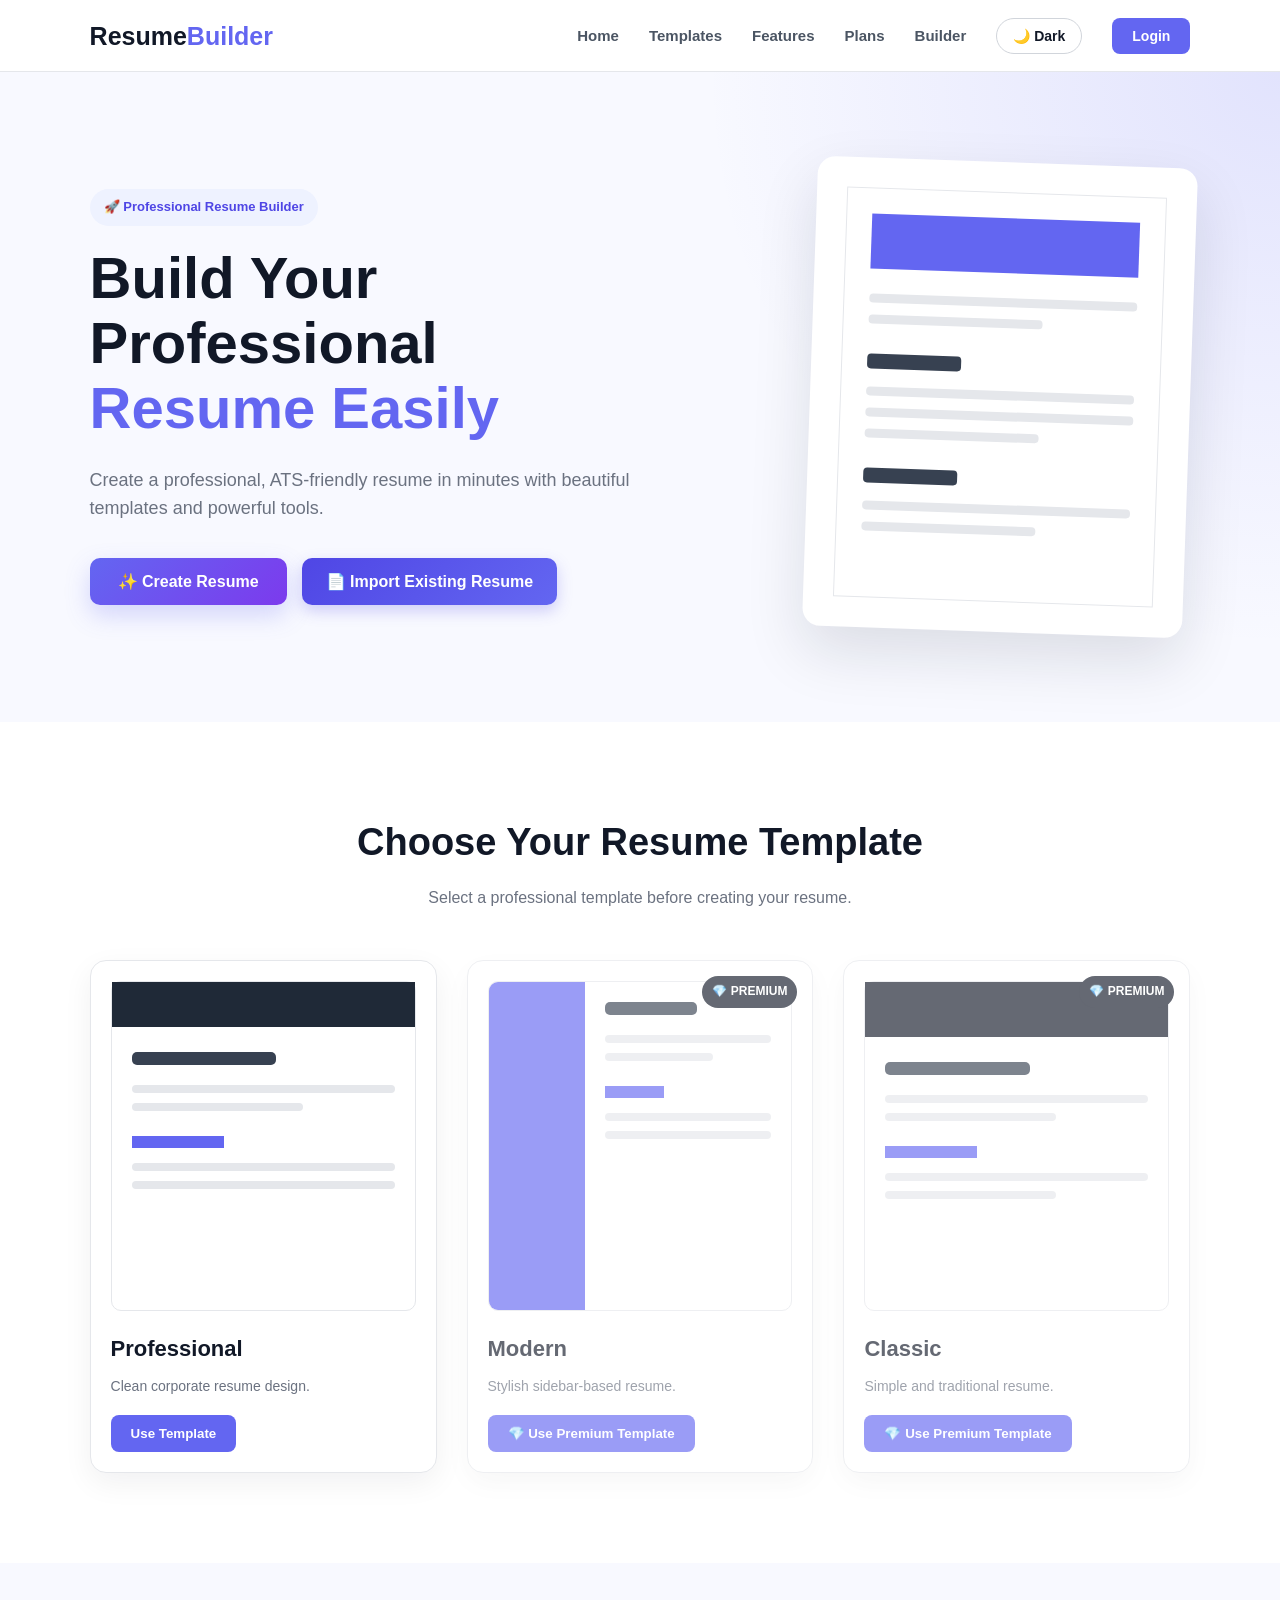
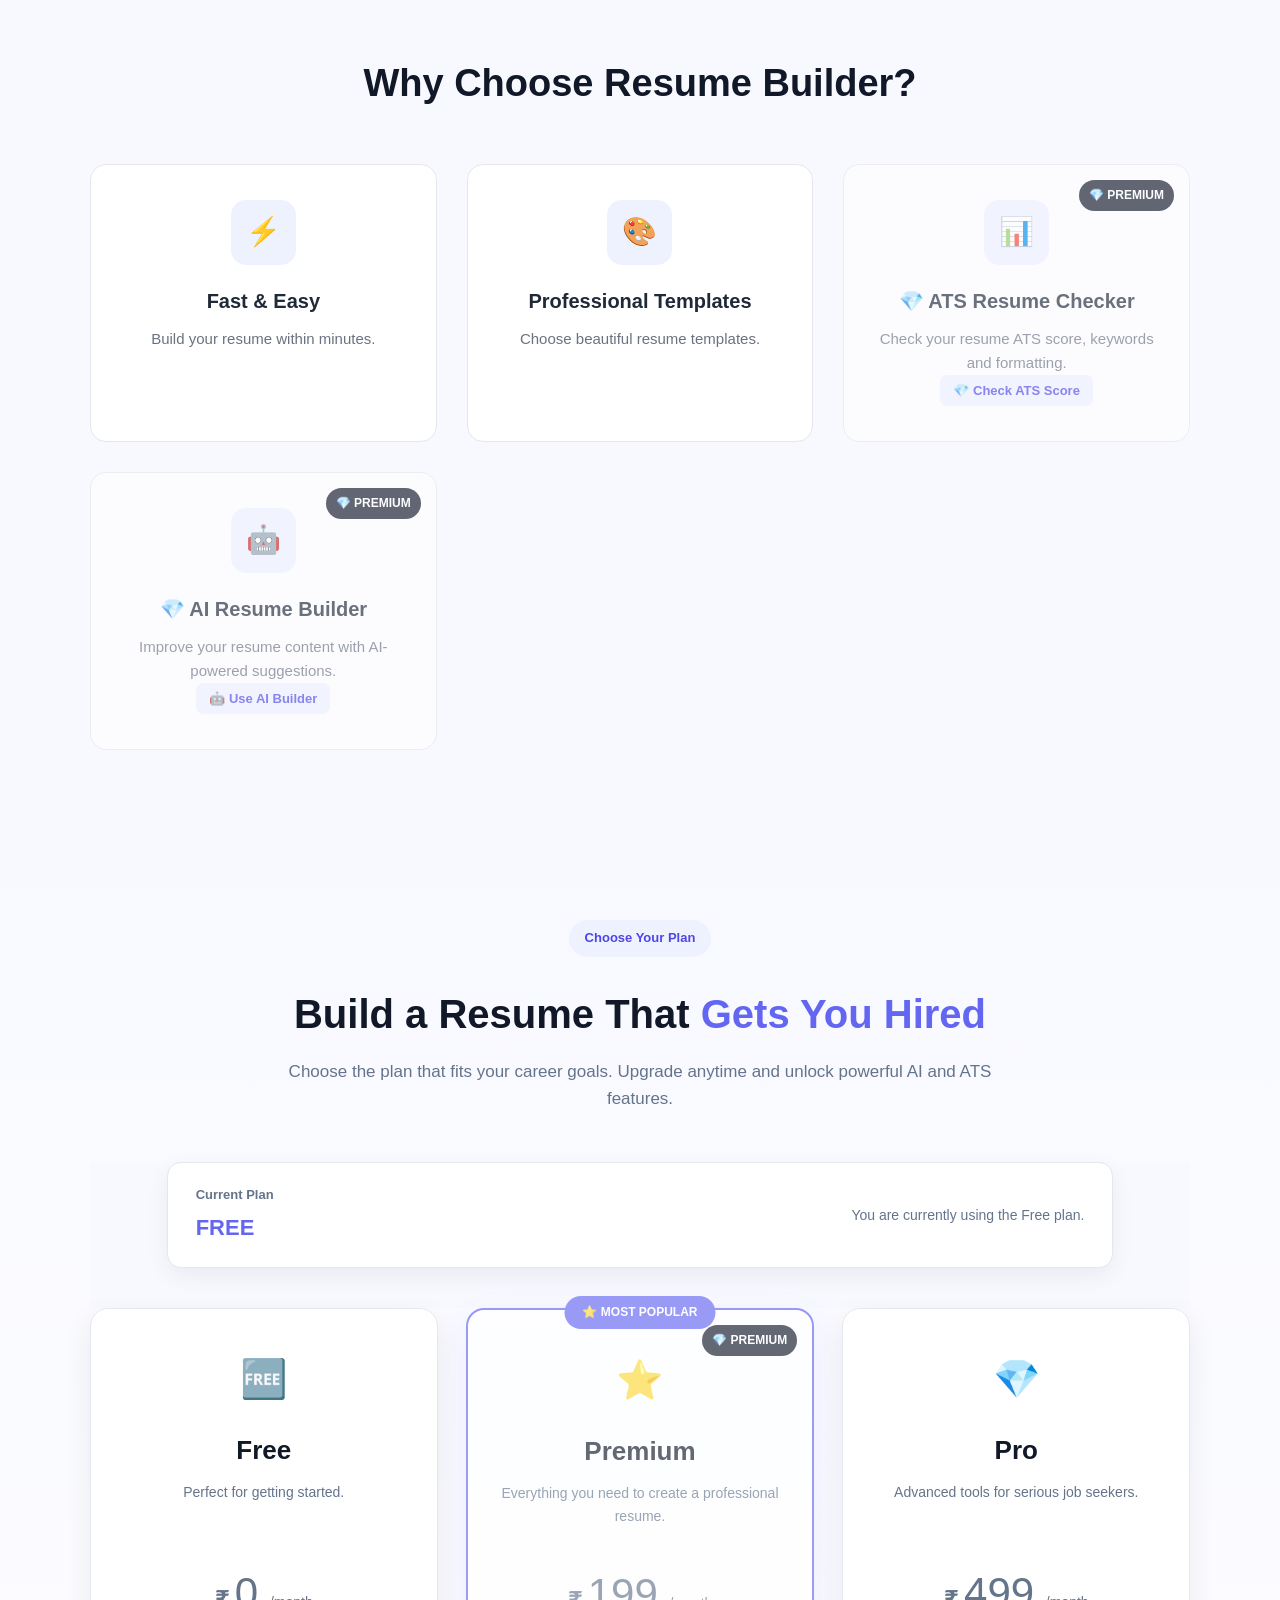
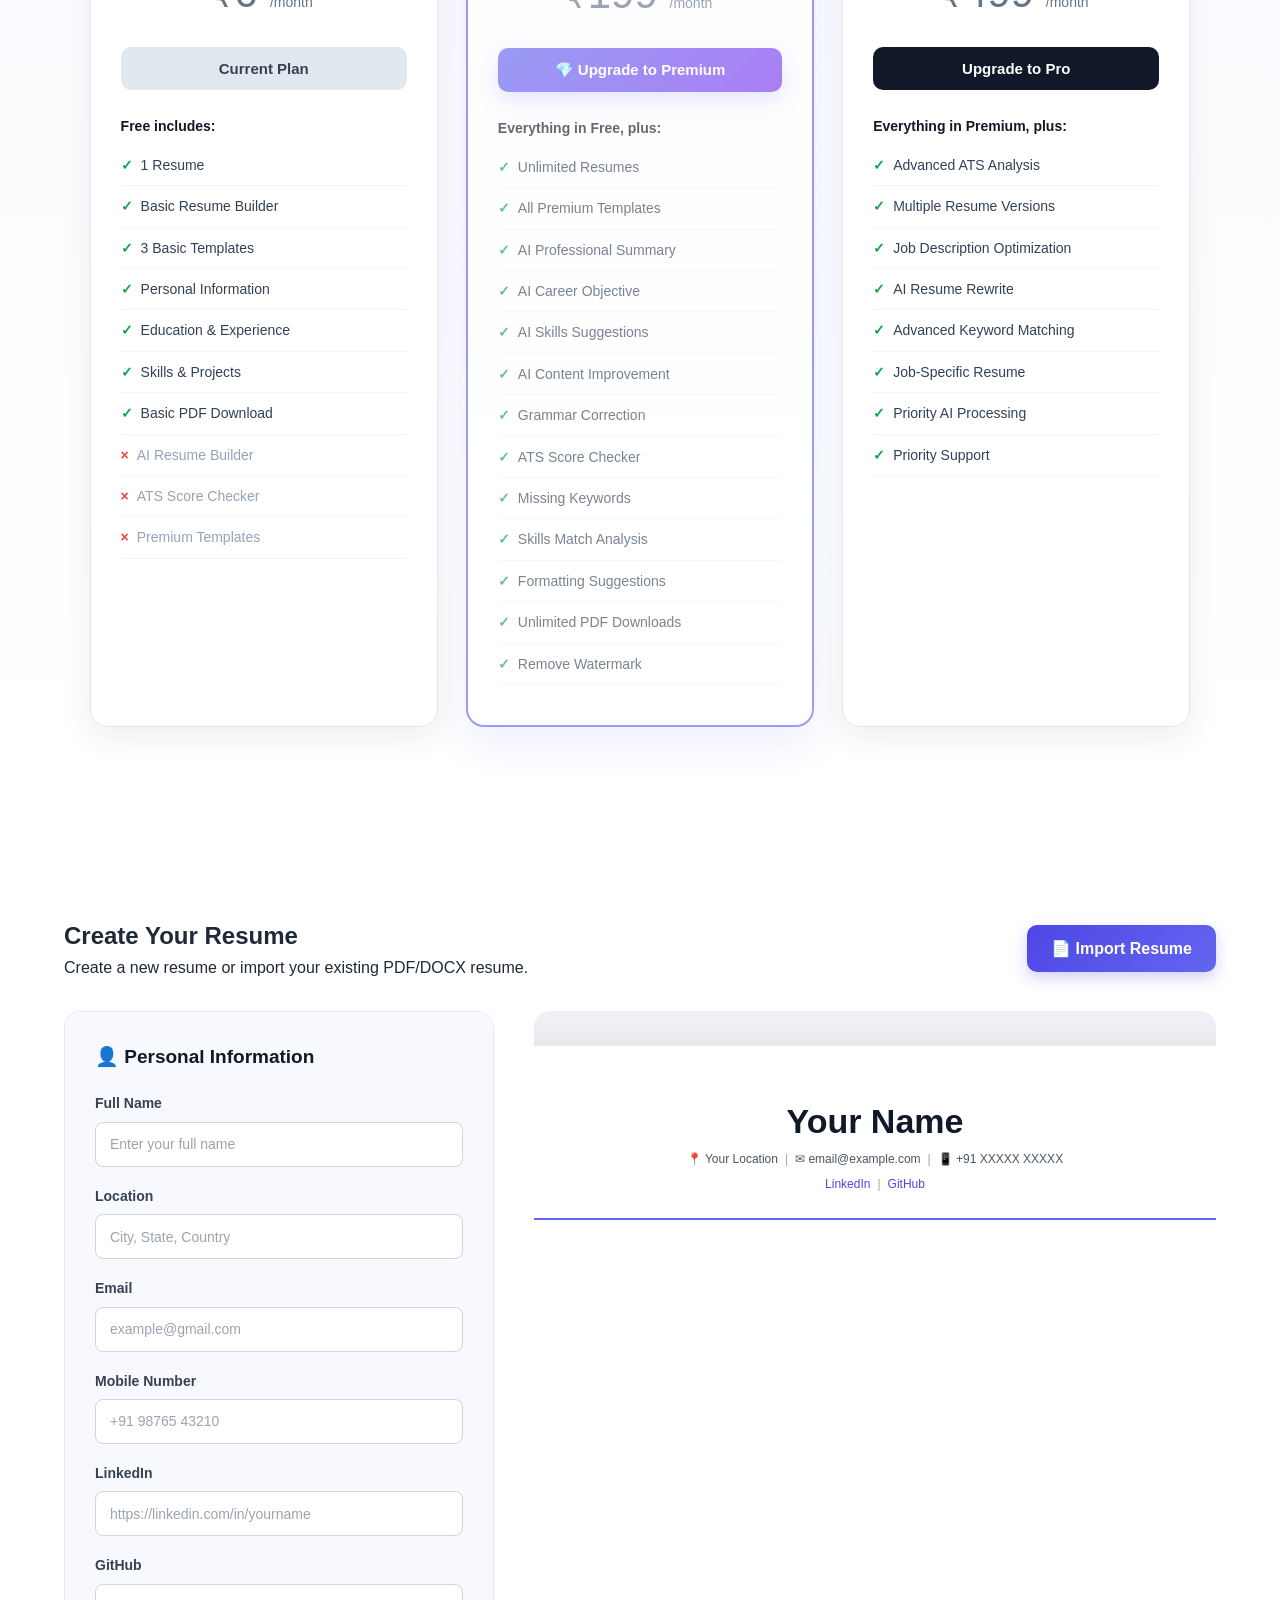
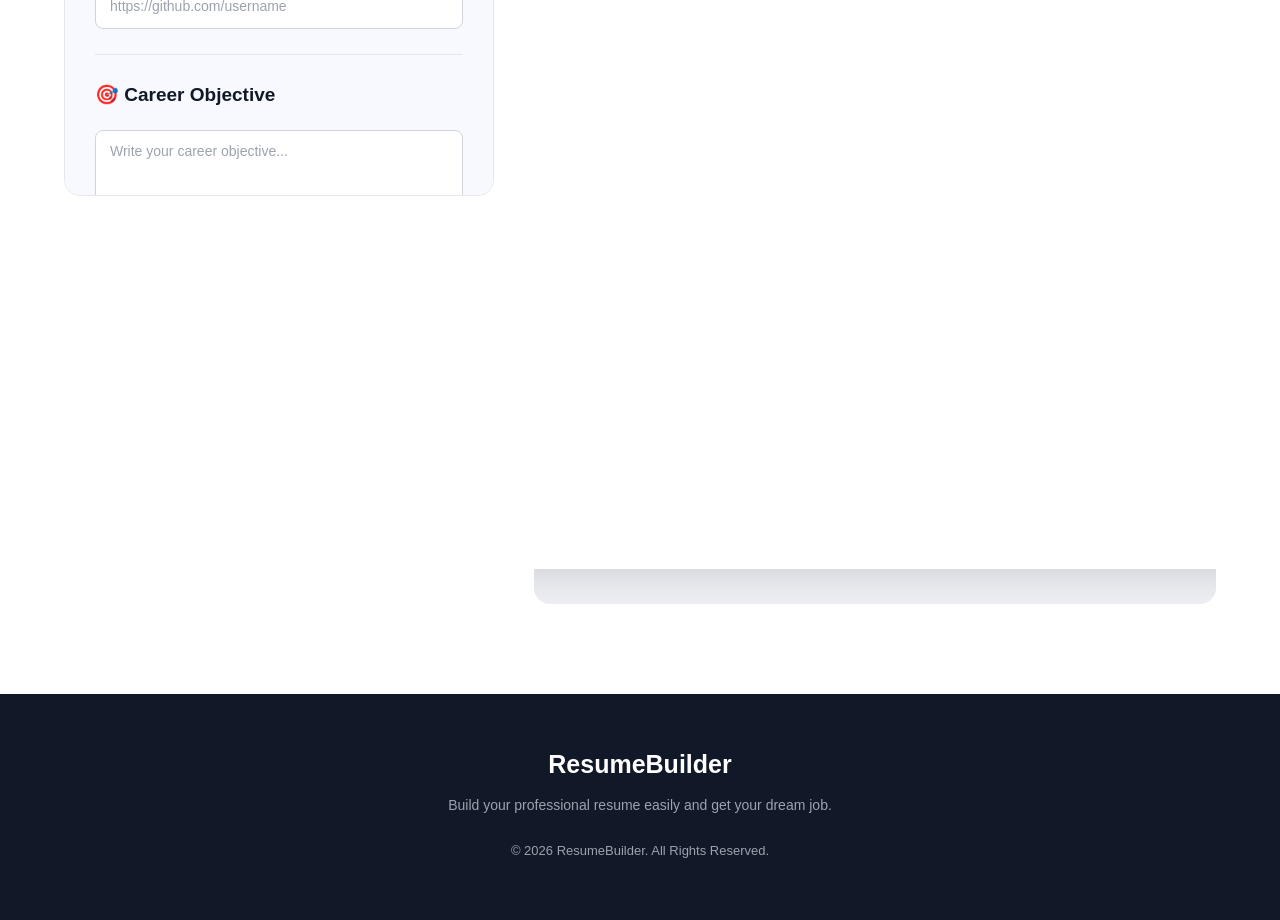
<file: frontend/index.html>
<!DOCTYPE html>
<html lang="en">

<head>
    <meta charset="UTF-8">
    <meta name="viewport" content="width=device-width, initial-scale=1.0">

    <title>ResumeBuilder - Create Resume</title>

    <link rel="stylesheet" href="css/style.css">
</head>

<body>

    <!-- ================= NAVBAR ================= -->

    <nav class="navbar">

        <div class="logo">
            Resume<span>Builder</span>
        </div>

        <div class="nav-links">

            <a href="#home">
                Home
            </a>

            <a href="#templates">
                Templates
            </a>

            <a href="#features">
                Features
            </a>

            <a href="#plans">
                Plans
            </a>

            <a href="#builder">
                Builder
            </a>

            <button
                type="button"
                id="themeToggle"
                class="theme-toggle"
                onclick="toggleTheme()">

                🌙 Dark

            </button>

            <a href="login.html">

                <button
                    class="login-btn"
                    type="button">

                    Login

                </button>

            </a>

        </div>

    </nav>


    <!-- ================= HERO ================= -->

    <section
        class="hero"
        id="home">

        <div class="hero-content">

            <span class="hero-badge">
                🚀 Professional Resume Builder
            </span>

            <h1>

                Build Your Professional

                <span>
                    Resume Easily
                </span>

            </h1>

            <p>

                Create a professional, ATS-friendly resume in minutes
                with beautiful templates and powerful tools.

            </p>

            <div class="hero-buttons">

                <button
                    class="primary-btn"
                    type="button"
                    onclick="scrollToBuilder()">

                    ✨ Create Resume

                </button>

                <button
                    class="import-btn"
                    type="button"
                    onclick="openResumeImport()">

                    📄 Import Existing Resume

                </button>

            </div>

            <input
                type="file"
                id="resumeImportInput"
                accept=".pdf,.docx"
                style="display: none;">

        </div>


        <div class="hero-card">

            <div class="resume-mini">

                <div class="mini-header"></div>

                <div class="mini-line"></div>

                <div class="mini-line short"></div>

                <div class="mini-title"></div>

                <div class="mini-line"></div>

                <div class="mini-line"></div>

                <div class="mini-line short"></div>

                <div class="mini-title"></div>

                <div class="mini-line"></div>

                <div class="mini-line short"></div>

            </div>

        </div>

    </section>


    <!-- ================= IMPORT STATUS ================= -->

    <section
        id="importStatus"
        style="
            display: none;
            max-width: 900px;
            margin: 20px auto;
            padding: 15px 20px;
            border-radius: 10px;
            background: #eef6ff;
            color: #2563eb;
            text-align: center;
        ">

        <strong id="importStatusText">
            Importing resume...
        </strong>

    </section>


    <!-- ================= TEMPLATES ================= -->

    <section
        class="templates-section"
        id="templates">

        <div class="templates-header">

            <h2>
                Choose Your Resume Template
            </h2>

            <p>
                Select a professional template before
                creating your resume.
            </p>

        </div>


        <div class="templates-container">


            <!-- ================= PROFESSIONAL ================= -->

            <div class="template-card">

                <div class="template-preview professional-template">

                    <div class="template-top"></div>

                    <div class="template-line title-line"></div>

                    <div class="template-line"></div>

                    <div class="template-line short-line"></div>

                    <div class="template-heading"></div>

                    <div class="template-line"></div>

                    <div class="template-line"></div>

                </div>

                <h3>
                    Professional
                </h3>

                <p>
                    Clean corporate resume design.
                </p>

                <button
                    type="button"
                    onclick="selectTemplate('professional')">

                    Use Template

                </button>

            </div>


            <!-- ================= MODERN ================= -->

            <div
                class="template-card"
                data-premium="true">

                <div class="template-preview modern-template">

                    <div class="modern-sidebar"></div>

                    <div class="modern-content">

                        <div class="template-line title-line"></div>

                        <div class="template-line"></div>

                        <div class="template-line short-line"></div>

                        <div class="template-heading"></div>

                        <div class="template-line"></div>

                        <div class="template-line"></div>

                    </div>

                </div>

                <h3>
                    Modern
                </h3>

                <p>
                    Stylish sidebar-based resume.
                </p>

                <button
                    type="button"
                    onclick="if (requirePremium()) selectTemplate('modern');">

                    💎 Use Premium Template

                </button>

            </div>


            <!-- ================= CLASSIC ================= -->

            <div
                class="template-card"
                data-premium="true">

                <div class="template-preview classic-template">

                    <div class="classic-header"></div>

                    <div class="template-line title-line"></div>

                    <div class="template-line"></div>

                    <div class="template-line short-line"></div>

                    <div class="template-heading"></div>

                    <div class="template-line"></div>

                    <div class="template-line short-line"></div>

                </div>

                <h3>
                    Classic
                </h3>

                <p>
                    Simple and traditional resume.
                </p>

                <button
                    type="button"
                    onclick="if (requirePremium()) selectTemplate('classic');">

                    💎 Use Premium Template

                </button>

            </div>

        </div>

    </section>


    <!-- ================= FEATURES ================= -->

    <section
        class="features"
        id="features">

        <h2>
            Why Choose Resume Builder?
        </h2>

        <div class="feature-container">


            <!-- FREE FEATURE -->

            <div class="feature-card">

                <div class="feature-icon">
                    ⚡
                </div>

                <h3>
                    Fast & Easy
                </h3>

                <p>
                    Build your resume within minutes.
                </p>

            </div>


            <!-- FREE FEATURE -->

            <div class="feature-card">

                <div class="feature-icon">
                    🎨
                </div>

                <h3>
                    Professional Templates
                </h3>

                <p>
                    Choose beautiful resume templates.
                </p>

            </div>


            <!-- PREMIUM FEATURE -->

            <div
                class="feature-card"
                data-premium="true"
                onclick="openATSChecker()"
                style="cursor: pointer;">

                <div class="feature-icon">
                    📊
                </div>

                <h3>
                    💎 ATS Resume Checker
                </h3>

                <p>
                    Check your resume ATS score,
                    keywords and formatting.
                </p>

                <button
                    type="button"
                    class="add-btn"
                    onclick="event.stopPropagation(); openATSChecker();">

                    💎 Check ATS Score

                </button>

            </div>


            <!-- PREMIUM FEATURE -->

            <div
                class="feature-card"
                data-premium="true"
                onclick="openAIBuilder()"
                style="cursor: pointer;">

                <div class="feature-icon">
                    🤖
                </div>

                <h3>
                    💎 AI Resume Builder
                </h3>

                <p>
                    Improve your resume content
                    with AI-powered suggestions.
                </p>

                <button
                    type="button"
                    class="add-btn"
                    onclick="event.stopPropagation(); openAIBuilder();">

                    🤖 Use AI Builder

                </button>

            </div>

        </div>

    </section>


    <!-- =====================================================
         PLANS / PRICING
    ====================================================== -->

    <section
        class="pricing-section"
        id="plans">

        <div class="pricing-header">

            <div class="pricing-badge">
                Choose Your Plan
            </div>

            <h2>
                Build a Resume That
                <span>Gets You Hired</span>
            </h2>

            <p>
                Choose the plan that fits your career goals.
                Upgrade anytime and unlock powerful AI and ATS features.
            </p>

        </div>


        <!-- ================= CURRENT PLAN ================= -->

        <div class="current-plan-section">

            <div class="current-plan-card">

                <div>

                    <span class="current-label">
                        Current Plan
                    </span>

                    <h3 id="currentPlan">
                        FREE
                    </h3>

                </div>

                <div id="currentPlanDescription">
                    You are currently using the Free plan.
                </div>

            </div>

        </div>


        <!-- ================= PRICING CONTAINER ================= -->

        <div class="pricing-container">


            <!-- ================= FREE PLAN ================= -->

            <div class="pricing-card">

                <div class="plan-icon">
                    🆓
                </div>

                <h3>
                    Free
                </h3>

                <p class="plan-description">
                    Perfect for getting started.
                </p>


                <div class="price">

                    <span class="currency">
                        ₹
                    </span>

                    <span class="amount">
                        0
                    </span>

                    <span class="period">
                        /month
                    </span>

                </div>


                <button
                    type="button"
                    class="plan-button free-button"
                    onclick="selectFreePlan()">

                    Current Plan

                </button>


                <div class="feature-title">
                    Free includes:
                </div>


                <ul class="plan-features">

                    <li>
                        <span>✓</span>
                        1 Resume
                    </li>

                    <li>
                        <span>✓</span>
                        Basic Resume Builder
                    </li>

                    <li>
                        <span>✓</span>
                        3 Basic Templates
                    </li>

                    <li>
                        <span>✓</span>
                        Personal Information
                    </li>

                    <li>
                        <span>✓</span>
                        Education & Experience
                    </li>

                    <li>
                        <span>✓</span>
                        Skills & Projects
                    </li>

                    <li>
                        <span>✓</span>
                        Basic PDF Download
                    </li>

                    <li class="disabled">
                        <span>×</span>
                        AI Resume Builder
                    </li>

                    <li class="disabled">
                        <span>×</span>
                        ATS Score Checker
                    </li>

                    <li class="disabled">
                        <span>×</span>
                        Premium Templates
                    </li>

                </ul>

            </div>


            <!-- ================= PREMIUM PLAN ================= -->

            <div
                class="pricing-card premium-card"
                data-premium="true">

                <div class="popular-badge">
                    ⭐ MOST POPULAR
                </div>


                <div class="plan-icon">
                    ⭐
                </div>

                <h3>
                    Premium
                </h3>

                <p class="plan-description">
                    Everything you need to create a professional resume.
                </p>


                <div class="price">

                    <span class="currency">
                        ₹
                    </span>

                    <span class="amount">
                        199
                    </span>

                    <span class="period">
                        /month
                    </span>

                </div>


                <button
                    type="button"
                    class="plan-button premium-button"
                    onclick="buyPremium()">

                    💎 Upgrade to Premium

                </button>


                <div class="feature-title">
                    Everything in Free, plus:
                </div>


                <ul class="plan-features">

                    <li>
                        <span>✓</span>
                        Unlimited Resumes
                    </li>

                    <li>
                        <span>✓</span>
                        All Premium Templates
                    </li>

                    <li>
                        <span>✓</span>
                        AI Professional Summary
                    </li>

                    <li>
                        <span>✓</span>
                        AI Career Objective
                    </li>

                    <li>
                        <span>✓</span>
                        AI Skills Suggestions
                    </li>

                    <li>
                        <span>✓</span>
                        AI Content Improvement
                    </li>

                    <li>
                        <span>✓</span>
                        Grammar Correction
                    </li>

                    <li>
                        <span>✓</span>
                        ATS Score Checker
                    </li>

                    <li>
                        <span>✓</span>
                        Missing Keywords
                    </li>

                    <li>
                        <span>✓</span>
                        Skills Match Analysis
                    </li>

                    <li>
                        <span>✓</span>
                        Formatting Suggestions
                    </li>

                    <li>
                        <span>✓</span>
                        Unlimited PDF Downloads
                    </li>

                    <li>
                        <span>✓</span>
                        Remove Watermark
                    </li>

                </ul>

            </div>


            <!-- ================= PRO PLAN ================= -->

            <div class="pricing-card pro-card">

                <div class="plan-icon">
                    💎
                </div>

                <h3>
                    Pro
                </h3>

                <p class="plan-description">
                    Advanced tools for serious job seekers.
                </p>


                <div class="price">

                    <span class="currency">
                        ₹
                    </span>

                    <span class="amount">
                        499
                    </span>

                    <span class="period">
                        /month
                    </span>

                </div>


                <button
                    type="button"
                    class="plan-button pro-button"
                    onclick="selectPlan('PRO')">

                    Upgrade to Pro

                </button>


                <div class="feature-title">
                    Everything in Premium, plus:
                </div>


                <ul class="plan-features">

                    <li>
                        <span>✓</span>
                        Advanced ATS Analysis
                    </li>

                    <li>
                        <span>✓</span>
                        Multiple Resume Versions
                    </li>

                    <li>
                        <span>✓</span>
                        Job Description Optimization
                    </li>

                    <li>
                        <span>✓</span>
                        AI Resume Rewrite
                    </li>

                    <li>
                        <span>✓</span>
                        Advanced Keyword Matching
                    </li>

                    <li>
                        <span>✓</span>
                        Job-Specific Resume
                    </li>

                    <li>
                        <span>✓</span>
                        Priority AI Processing
                    </li>

                    <li>
                        <span>✓</span>
                        Priority Support
                    </li>

                </ul>

            </div>

        </div>

    </section>


    <!-- ================= BUILDER ================= -->

    <section
        class="builder-section"
        id="builder">

        <div class="builder-heading">

            <div>

                <h2>
                    Create Your Resume
                </h2>

                <p>
                    Create a new resume or import your existing PDF/DOCX resume.
                </p>

            </div>

            <button
                type="button"
                class="import-btn"
                onclick="openResumeImport()">

                📄 Import Resume

            </button>

        </div>


        <div class="builder-container">


            <!-- ================= FORM ================= -->

            <div class="resume-form">


                <!-- PERSONAL INFORMATION -->

                <div class="form-section">

                    <h3>
                        👤 Personal Information
                    </h3>


                    <div class="input-group">

                        <label>
                            Full Name
                        </label>

                        <input
                            type="text"
                            id="name"
                            placeholder="Enter your full name"
                            oninput="updateResume()">

                    </div>


                    <div class="input-group">

                        <label>
                            Location
                        </label>

                        <input
                            type="text"
                            id="location"
                            placeholder="City, State, Country"
                            oninput="updateResume()">

                    </div>


                    <div class="input-group">

                        <label>
                            Email
                        </label>

                        <input
                            type="email"
                            id="email"
                            placeholder="example@gmail.com"
                            oninput="updateResume()">

                    </div>


                    <div class="input-group">

                        <label>
                            Mobile Number
                        </label>

                        <input
                            type="tel"
                            id="phone"
                            placeholder="+91 98765 43210"
                            oninput="updateResume()">

                    </div>


                    <div class="input-group">

                        <label>
                            LinkedIn
                        </label>

                        <input
                            type="url"
                            id="linkedin"
                            placeholder="https://linkedin.com/in/yourname"
                            oninput="updateResume()">

                    </div>


                    <div class="input-group">

                        <label>
                            GitHub
                        </label>

                        <input
                            type="url"
                            id="github"
                            placeholder="https://github.com/username"
                            oninput="updateResume()">

                    </div>

                </div>


                <!-- CAREER OBJECTIVE -->

                <div class="form-section">

                    <h3>
                        🎯 Career Objective
                    </h3>

                    <div class="input-group">

                        <textarea
                            id="objective"
                            placeholder="Write your career objective..."
                            oninput="updateResume()"></textarea>

                    </div>

                </div>


                <!-- PROFESSIONAL SUMMARY -->

                <div class="form-section">

                    <h3>
                        ✨ Professional Summary
                    </h3>

                    <div class="input-group">

                        <textarea
                            id="summary"
                            placeholder="Write your professional summary..."
                            oninput="updateResume()"></textarea>

                    </div>

                </div>


                <!-- EDUCATION -->

                <div class="form-section">

                    <div class="section-title-row">

                        <h3>
                            🎓 Education
                        </h3>

                        <button
                            type="button"
                            class="add-btn"
                            onclick="addEducation()">

                            + Add

                        </button>

                    </div>

                    <div id="educationContainer"></div>

                </div>


                <!-- EXPERIENCE -->

                <div class="form-section">

                    <div class="section-title-row">

                        <h3>
                            💼 Work Experience
                        </h3>

                        <button
                            type="button"
                            class="add-btn"
                            onclick="addExperience()">

                            + Add

                        </button>

                    </div>

                    <div id="experienceContainer"></div>

                </div>


                <!-- PROJECTS -->

                <div class="form-section">

                    <div class="section-title-row">

                        <h3>
                            📁 Projects
                        </h3>

                        <button
                            type="button"
                            class="add-btn"
                            onclick="addProject()">

                            + Add

                        </button>

                    </div>

                    <div id="projectsContainer"></div>

                </div>


                <!-- CERTIFICATIONS -->

                <div class="form-section">

                    <div class="section-title-row">

                        <h3>
                            📜 Certifications
                        </h3>

                        <button
                            type="button"
                            class="add-btn"
                            onclick="addCertification()">

                            + Add

                        </button>

                    </div>

                    <div id="certificationsContainer"></div>

                </div>


                <!-- SKILLS -->

                <div class="form-section">

                    <h3>
                        🛠 Skills
                    </h3>

                    <div class="skill-input-row">

                        <input
                            type="text"
                            id="skillInput"
                            placeholder="e.g. Java">

                        <button
                            type="button"
                            class="add-btn"
                            onclick="addSkill()">

                            Add

                        </button>

                    </div>

                    <div
                        id="skillsContainer"
                        class="skills-container">
                    </div>

                </div>


                <!-- ACHIEVEMENTS -->

                <div class="form-section">

                    <h3>
                        🏆 Achievements
                    </h3>

                    <div class="input-group">

                        <textarea
                            id="achievements"
                            placeholder="Enter your achievements..."
                            oninput="updateResume()"></textarea>

                    </div>

                </div>


                <!-- LANGUAGES -->

                <div class="form-section">

                    <h3>
                        🌐 Languages
                    </h3>

                    <div class="input-group">

                        <input
                            type="text"
                            id="languages"
                            placeholder="English, Hindi, French"
                            oninput="updateResume()">

                    </div>

                </div>


                <!-- SAVE -->

                <button
                    type="button"
                    class="save-btn"
                    onclick="saveResumeToBackend()">

                    💾 Save Resume

                </button>


                <!-- DOWNLOAD -->

                <button
                    type="button"
                    class="download-btn"
                    onclick="downloadResume()">

                    📄 Download Resume

                </button>

            </div>


            <!-- ================= PREVIEW ================= -->

            <div class="preview-section">

                <div
                    class="resume-preview professional"
                    id="resumePreview">


                    <!-- HEADER -->

                    <div class="resume-header">

                        <h1 id="previewName">
                            Your Name
                        </h1>

                        <div class="contact-row">

                            <span id="previewLocation">
                                📍 Your Location
                            </span>

                            <span class="separator">
                                |
                            </span>

                            <span id="previewEmail">
                                ✉ email@example.com
                            </span>

                            <span class="separator">
                                |
                            </span>

                            <span id="previewPhone">
                                📱 +91 XXXXX XXXXX
                            </span>

                        </div>

                        <div class="social-row">

                            <span id="previewLinkedin">
                                LinkedIn
                            </span>

                            <span class="separator">
                                |
                            </span>

                            <span id="previewGithub">
                                GitHub
                            </span>

                        </div>

                    </div>


                    <hr>


                    <!-- OBJECTIVE -->

                    <div
                        class="resume-part"
                        id="objectiveSection">

                        <h2>
                            CAREER OBJECTIVE
                        </h2>

                        <p id="previewObjective">
                            Your career objective will appear here.
                        </p>

                    </div>


                    <!-- SUMMARY -->

                    <div
                        class="resume-part"
                        id="summarySection">

                        <h2>
                            PROFESSIONAL SUMMARY
                        </h2>

                        <p id="previewSummary">
                            Your professional summary will appear here.
                        </p>

                    </div>


                    <!-- EDUCATION -->

                    <div
                        class="resume-part"
                        id="educationSection">

                        <h2>
                            EDUCATION
                        </h2>

                        <div id="previewEducation">
                            Your education will appear here.
                        </div>

                    </div>


                    <!-- EXPERIENCE -->

                    <div
                        class="resume-part"
                        id="experienceSection">

                        <h2>
                            EXPERIENCE
                        </h2>

                        <div id="previewExperience">
                            Your experience will appear here.
                        </div>

                    </div>


                    <!-- PROJECTS -->

                    <div
                        class="resume-part"
                        id="projectsSection">

                        <h2>
                            PROJECTS
                        </h2>

                        <div id="previewProjects">
                            Your projects will appear here.
                        </div>

                    </div>


                    <!-- CERTIFICATIONS -->

                    <div
                        class="resume-part"
                        id="certificationsSection">

                        <h2>
                            CERTIFICATIONS
                        </h2>

                        <div id="previewCertifications">
                            Your certifications will appear here.
                        </div>

                    </div>


                    <!-- SKILLS -->

                    <div
                        class="resume-part"
                        id="skillsSection">

                        <h2>
                            SKILLS
                        </h2>

                        <div
                            id="previewSkills"
                            class="preview-skills">

                            Your skills will appear here.

                        </div>

                    </div>


                    <!-- ACHIEVEMENTS -->

                    <div
                        class="resume-part"
                        id="achievementsSection">

                        <h2>
                            ACHIEVEMENTS
                        </h2>

                        <p id="previewAchievements">
                            Your achievements will appear here.
                        </p>

                    </div>


                    <!-- LANGUAGES -->

                    <div
                        class="resume-part"
                        id="languagesSection">

                        <h2>
                            LANGUAGES
                        </h2>

                        <p id="previewLanguages">
                            Your languages will appear here.
                        </p>

                    </div>

                </div>

            </div>

        </div>

    </section>


    <!-- ================= FOOTER ================= -->

    <footer>

        <h3>
            ResumeBuilder
        </h3>

        <p>
            Build your professional resume easily
            and get your dream job.
        </p>

        <p class="copyright">
            © 2026 ResumeBuilder.
            All Rights Reserved.
        </p>

    </footer>


    <!-- ================= EXISTING JS ================= -->

    <script src="js/script.js"></script>


    <!-- ================= RAZORPAY ================= -->

    <script src="https://checkout.razorpay.com/v1/checkout.js"></script>


    <!-- ================= PAYMENT FUNCTIONS ================= -->

    <script>

        async function selectFreePlan() {

    const token = localStorage.getItem("token");

    if (!token) {
        alert("Please login first.");
        window.location.href = "login.html";
        return;
    }

    try {

        const response = await fetch(
            "http://localhost:8080/api/auth/change-plan",
            {
                method: "PUT",

                headers: {
                    "Content-Type": "application/json",
                    "Authorization": "Bearer " + token
                },

                body: JSON.stringify({
                    plan: "BASIC"
                })
            }
        );

        const data = await response.json();

        if (!response.ok) {
            throw new Error(
                data.message ||
                "Unable to switch to Free plan."
            );
        }

        // Free plan activate
        localStorage.setItem(
            "subscriptionPlan",
            "BASIC"
        );

        // Refresh subscription UI
        if (typeof window.refreshPremiumStatus === "function") {
            await window.refreshPremiumStatus();
        }

        alert(
            "✅ Free plan activated successfully!"
        );

    } catch (error) {

        console.error(
            "Free plan error:",
            error
        );

        alert(
            "❌ Unable to switch to Free plan.\n\n" +
            error.message
        );
    }
}


        function selectPlan(plan) {

            if (plan === "PRO") {

                alert(
                    "💎 Pro Plan\n\n" +
                    "Pro plan payment is coming soon.\n\n" +
                    "Currently Premium is available for ₹199/month."
                );

            }

        }


        async function buyPremium() {

            const token =
                localStorage.getItem("token");


            if (!token) {

                alert(
                    "Please login first to purchase Premium."
                );

                window.location.href =
                    "login.html";

                return;

            }


            try {

                // ================================
                // CREATE PAYMENT ORDER
                // ================================

                const response =
                    await fetch(
                        "http://localhost:8080/api/payment/create-order",
                        {
                            method: "POST",

                            headers: {
                                "Content-Type":
                                    "application/json",

                                "Authorization":
                                    "Bearer " + token
                            },

                            body: JSON.stringify({

                                planType: "PREMIUM"

                            })
                        }
                    );


                const data =
                    await response.json();


                console.log(
                    "Payment order response:",
                    data
                );


                if (!response.ok) {

                    throw new Error(
                        data.message ||
                        "Unable to create payment order."
                    );

                }


                // ================================
                // RAZORPAY OPTIONS
                // ================================

                const options = {

                    key:
                        "rzp_test_TXYTjpq6YRQMm3",


                    amount:
                        data.amount,


                    currency:
                        data.currency || "INR",


                    name:
                        "ResumeBuilder",


                    description:
                        "Premium Plan - ₹199/month",


                    order_id:
                        data.orderId,


                    handler:
                        async function (paymentResponse) {

                            console.log(
                                "Razorpay payment response:",
                                paymentResponse
                            );


                            try {

                                // ================================
                                // VERIFY PAYMENT
                                // ================================

                                const verifyResponse =
                                    await fetch(
                                        "http://localhost:8080/api/payment/verify",
                                        {
                                            method: "POST",

                                            headers: {
                                                "Content-Type":
                                                    "application/json",

                                                "Authorization":
                                                    "Bearer " + token
                                            },

                                            body: JSON.stringify({

                                                razorpay_payment_id:
                                                    paymentResponse.razorpay_payment_id,

                                                razorpay_order_id:
                                                    paymentResponse.razorpay_order_id,

                                                razorpay_signature:
                                                    paymentResponse.razorpay_signature

                                            })
                                        }
                                    );


                                const verifyData =
                                    await verifyResponse.json();


                                console.log(
                                    "Payment verification response:",
                                    verifyData
                                );


                                if (!verifyResponse.ok) {

                                    throw new Error(
                                        verifyData.message ||
                                        "Payment verification failed."
                                    );

                                }


                                if (verifyData.success) {

                                    localStorage.setItem(
                                        "subscriptionPlan",
                                        "PREMIUM"
                                    );


                                    alert(
                                        "🎉 Payment Successful!\n\n" +
                                        "Premium plan activated successfully."
                                    );


                                    window.location.reload();

                                } else {

                                    throw new Error(
                                        verifyData.message ||
                                        "Payment verification failed."
                                    );

                                }

                            } catch (error) {

                                console.error(
                                    "Payment verification error:",
                                    error
                                );


                                alert(
                                    "Payment verification failed.\n\n" +
                                    (
                                        error.message ||
                                        "Please contact support."
                                    )
                                );

                            }

                        },


                    prefill: {

                        name: "",

                        email: "",

                        contact: ""

                    },


                    notes: {

                        plan:
                            "PREMIUM"

                    },


                    theme: {

                        color:
                            "#6366f1"

                    },


                    modal: {

                        ondismiss:
                            function () {

                                console.log(
                                    "Razorpay checkout closed."
                                );

                            }

                    }

                };


                // ================================
                // RAZORPAY INSTANCE
                // ================================

                const razorpay =
                    new Razorpay(options);


                // ================================
                // PAYMENT FAILED
                // ================================

                razorpay.on(
                    "payment.failed",
                    function (response) {

                        console.error(
                            "Payment failed:",
                            response.error
                        );


                        alert(
                            "❌ Payment Failed\n\n" +
                            (
                                response.error.description ||
                                "Please try again."
                            )
                        );

                    }
                );


                // ================================
                // OPEN RAZORPAY
                // ================================

                razorpay.open();


            } catch (error) {

                console.error(
                    "Premium payment error:",
                    error
                );


                alert(
                    error.message ||
                    "Unable to start payment."
                );

            }

        }

    </script>


    <!-- ================= IMPORT RESUME JS ================= -->

    <script>

        const IMPORT_API_URL =
            "http://localhost:8080/api/resumes/import";


        let resumeImportRunning =
            false;


        // ================================
        // OPEN FILE PICKER
        // ================================

        function openResumeImport() {

            const input =
                document.getElementById(
                    "resumeImportInput"
                );


            if (input) {

                input.click();

            }

        }


        // ================================
        // IMPORT RESUME
        // ================================

        async function importResumeFile(event) {

            if (resumeImportRunning) {

                console.log(
                    "Import already running. Ignoring duplicate request."
                );

                return;

            }


            const input =
                event.target;


            const file =
                input.files &&
                input.files[0];


            if (!file) {

                return;

            }


            resumeImportRunning =
                true;


            try {

                // ================================
                // FILE TYPE
                // ================================

                const fileName =
                    file.name.toLowerCase();


                const isPDF =
                    fileName.endsWith(".pdf");


                const isDOCX =
                    fileName.endsWith(".docx");


                if (!isPDF && !isDOCX) {

                    throw new Error(
                        "Only PDF and DOCX files are supported."
                    );

                }


                // ================================
                // FILE SIZE
                // ================================

                const MAX_FILE_SIZE =
                    20 * 1024 * 1024;


                if (file.size > MAX_FILE_SIZE) {

                    throw new Error(
                        "File size must be less than 20 MB."
                    );

                }


                // ================================
                // LOGIN CHECK
                // ================================

                const token =
                    localStorage.getItem(
                        "token"
                    );


                if (!token) {

                    alert(
                        "Please login first."
                    );


                    window.location.href =
                        "login.html";


                    return;

                }


                // ================================
                // STATUS
                // ================================

                const statusBox =
                    document.getElementById(
                        "importStatus"
                    );


                const statusText =
                    document.getElementById(
                        "importStatusText"
                    );


                if (statusBox) {

                    statusBox.style.display =
                        "block";

                }


                if (statusText) {

                    statusText.textContent =
                        "⏳ Importing resume... Please wait.";

                }


                // ================================
                // FORM DATA
                // ================================

                const formData =
                    new FormData();


                formData.append(
                    "file",
                    file
                );


                // ================================
                // API REQUEST
                // ================================

                console.log(
                    "Sending resume import request..."
                );


                const response =
                    await fetch(
                        IMPORT_API_URL,
                        {
                            method: "POST",

                            headers: {
                                "Authorization":
                                    "Bearer " + token
                            },

                            body: formData
                        }
                    );


                // ================================
                // RESPONSE
                // ================================

                let data = {};


                try {

                    data =
                        await response.json();

                } catch (error) {

                    console.error(
                        "Response JSON error:",
                        error
                    );

                }


                if (!response.ok) {

                    throw new Error(
                        data.message ||
                        "Unable to import resume."
                    );

                }


                // ================================
                // EXTRACTED TEXT
                // ================================

                if (
                    !data.text ||
                    data.text.trim() === ""
                ) {

                    throw new Error(
                        "No text could be extracted from this resume."
                    );

                }


                // ================================
                // SAVE IMPORTED TEXT
                // ================================

                localStorage.setItem(
                    "importedResumeText",
                    data.text
                );


                localStorage.setItem(
                    "importedResumeFileName",
                    data.fileName ||
                    file.name
                );


                console.log(
                    "Resume imported successfully."
                );


                console.log(
                    "Extracted text:",
                    data.text
                );


                // ================================
                // SUCCESS STATUS
                // ================================

                if (statusText) {

                    statusText.textContent =
                        "✅ Resume imported successfully.";

                }


                // ================================
                // SCROLL TO BUILDER
                // ================================

                const builder =
                    document.getElementById(
                        "builder"
                    );


                if (builder) {

                    builder.scrollIntoView({
                        behavior: "smooth"
                    });

                }


                // ================================
                // IMPORT HANDLER
                // ================================

                if (
                    typeof window.handleImportedResume ===
                    "function"
                ) {

                    window.handleImportedResume(
                        data.text
                    );

                }


                alert(
                    "Resume imported successfully!"
                );


            } catch (error) {

                console.error(
                    "Resume import error:",
                    error
                );


                const statusText =
                    document.getElementById(
                        "importStatusText"
                    );


                if (statusText) {

                    statusText.textContent =
                        "❌ " +
                        (
                            error.message ||
                            "Unable to import resume."
                        );

                }


                alert(
                    error.message ||
                    "Something went wrong while importing resume."
                );


            } finally {

                resumeImportRunning =
                    false;


                input.value =
                    "";

            }

        }


        // ================================
        // FILE INPUT LISTENER
        // ================================

        document.addEventListener(
            "DOMContentLoaded",
            function () {

                const input =
                    document.getElementById(
                        "resumeImportInput"
                    );


                if (!input) {

                    return;

                }


                input.addEventListener(
                    "change",
                    importResumeFile
                );

            }
        );

    </script>


</body>

</html>
</file>
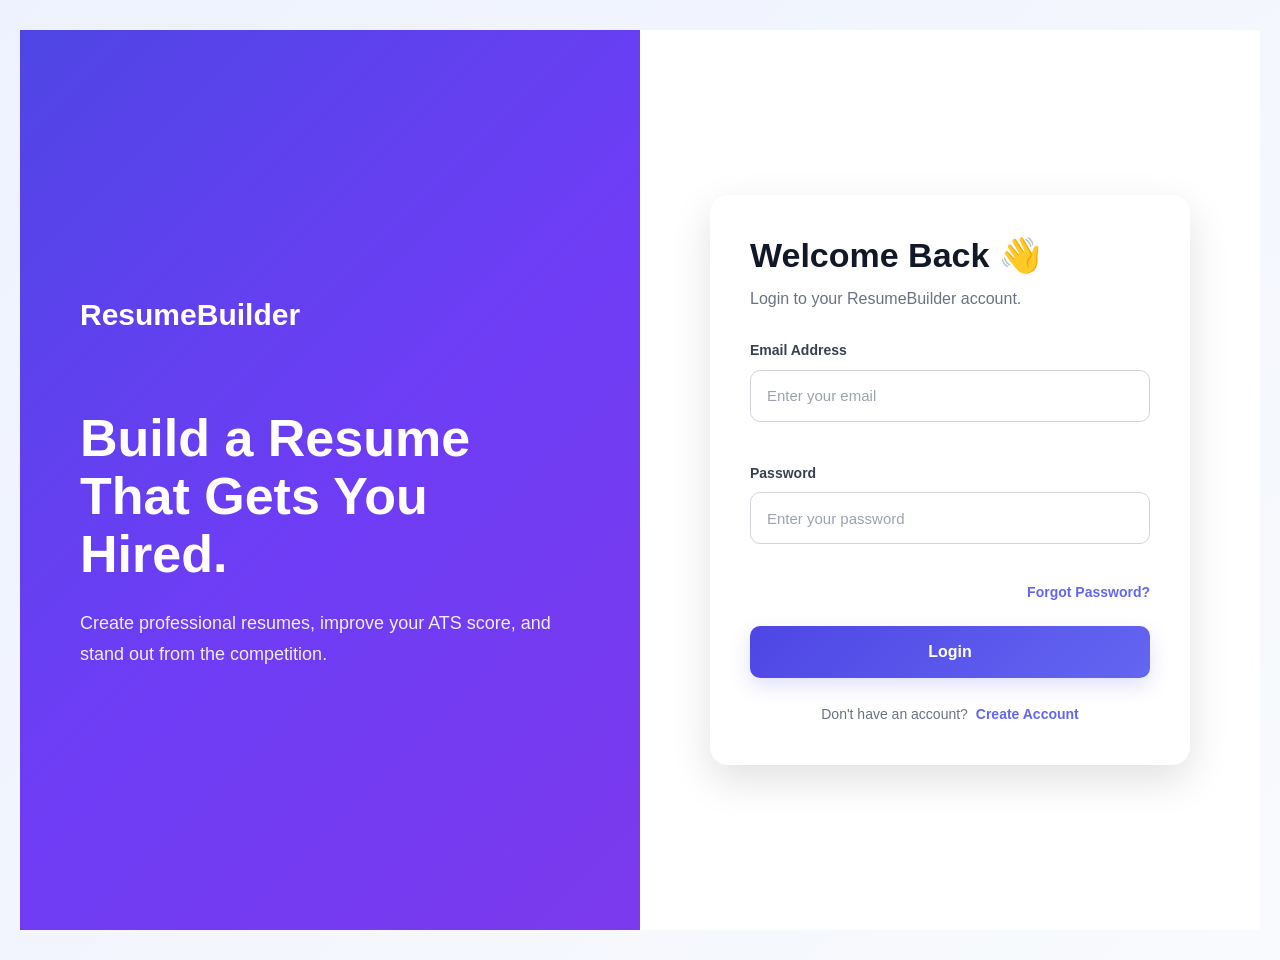
<file: frontend/dashboard.html>
<!DOCTYPE html>
<html lang="en">

<head>
    <meta charset="UTF-8">
    <meta name="viewport" content="width=device-width, initial-scale=1.0">

    <title>Dashboard - ResumeBuilder</title>

    <link rel="stylesheet" href="css/style.css">

    <style>
        /* =================================================
           DASHBOARD
        ================================================= */

        .dashboard {
            min-height: 100vh;
            display: flex;
            background: #f7f8fc;
        }

        /* =================================================
           SIDEBAR
        ================================================= */

        .sidebar {
            width: 250px;
            min-height: 100vh;
            background: #111827;
            color: white;
            padding: 30px 20px;

            position: fixed;
            left: 0;
            top: 0;
            bottom: 0;

            display: flex;
            flex-direction: column;
        }

        .dashboard-logo {
            font-size: 24px;
            font-weight: 800;
            margin-bottom: 45px;
            padding-left: 10px;
        }

        .dashboard-logo span {
            color: #818cf8;
        }

        .sidebar-menu {
            display: flex;
            flex-direction: column;
            gap: 8px;
        }

        .sidebar-menu a {
            color: #d1d5db;
            padding: 13px 14px;
            border-radius: 8px;
            font-size: 14px;
            font-weight: 600;
            text-decoration: none;
            transition: 0.2s ease;
        }

        .sidebar-menu a:hover {
            background: #1f2937;
            color: white;
        }

        .sidebar-menu a.active {
            background: #6366f1;
            color: white;
        }

        /* =================================================
           LOGOUT
        ================================================= */

        .logout-btn {
            margin-top: auto;
            width: 100%;
            border: none;
            background: #ef4444;
            color: white;
            padding: 12px;
            border-radius: 8px;
            font-size: 14px;
            font-weight: 700;
            cursor: pointer;
            transition: 0.2s ease;
        }

        .logout-btn:hover {
            background: #dc2626;
        }

        /* =================================================
           MAIN
        ================================================= */

        .dashboard-main {
            width: calc(100% - 250px);
            margin-left: 250px;
            min-height: 100vh;
            padding: 40px;
        }

        /* =================================================
           HEADER
        ================================================= */

        .dashboard-header {
            display: flex;
            align-items: center;
            justify-content: space-between;
            gap: 20px;
            margin-bottom: 35px;
        }

        .dashboard-header h1 {
            font-size: 32px;
            color: #111827;
            margin-bottom: 5px;
        }

        .dashboard-header p {
            color: #6b7280;
            font-size: 14px;
        }

        /* =================================================
           CREATE RESUME BUTTON
        ================================================= */

        .create-resume-btn {
            border: none;
            background: linear-gradient(135deg, #6366f1, #7c3aed);
            color: white;
            padding: 12px 20px;
            border-radius: 8px;
            font-size: 14px;
            font-weight: 700;
            cursor: pointer;
            transition: 0.2s ease;
        }

        .create-resume-btn:hover {
            transform: translateY(-2px);
            box-shadow: 0 10px 25px rgba(99, 102, 241, 0.25);
        }

        /* =================================================
           DASHBOARD CARDS
        ================================================= */

        .dashboard-cards {
            display: grid;
            grid-template-columns: repeat(3, 1fr);
            gap: 20px;
            margin-bottom: 40px;
        }

        .dashboard-card {
            background: white;
            border: 1px solid #e5e7eb;
            border-radius: 14px;
            padding: 25px;

            display: flex;
            align-items: center;
            gap: 18px;

            box-shadow: 0 5px 20px rgba(15, 23, 42, 0.05);
        }

        .card-icon {
            width: 55px;
            height: 55px;

            display: flex;
            align-items: center;
            justify-content: center;

            background: #eef2ff;
            border-radius: 12px;
            font-size: 25px;
            flex-shrink: 0;
        }

        .dashboard-card h3 {
            font-size: 14px;
            color: #6b7280;
            margin-bottom: 3px;
        }

        .dashboard-card h2 {
            font-size: 28px;
            color: #111827;
        }

        .dashboard-card p {
            color: #9ca3af;
            font-size: 12px;
        }

        /* =================================================
           QUICK CREATE
        ================================================= */

        .quick-create-btn {
            border: none;
            background: #eef2ff;
            color: #4f46e5;
            padding: 9px 13px;
            border-radius: 7px;
            font-size: 12px;
            font-weight: 700;
            cursor: pointer;
        }

        .quick-create-btn:hover {
            background: #e0e7ff;
        }

        /* =================================================
           RECENT SECTION
        ================================================= */

        .recent-section {
            background: white;
            border: 1px solid #e5e7eb;
            border-radius: 14px;
            padding: 30px;
        }

        .recent-section > h2 {
            font-size: 21px;
            color: #111827;
            margin-bottom: 25px;
        }

        /* =================================================
           EMPTY RESUME
        ================================================= */

        .empty-resume {
            text-align: center;
            padding: 55px 20px;
            border: 1px dashed #d1d5db;
            border-radius: 12px;
            background: #fafafa;
        }

        .empty-icon {
            font-size: 45px;
            margin-bottom: 15px;
        }

        .empty-resume h3 {
            font-size: 18px;
            color: #111827;
            margin-bottom: 8px;
        }

        .empty-resume p {
            color: #6b7280;
            font-size: 14px;
            margin-bottom: 20px;
        }

        /* =================================================
           RESUME CARD
        ================================================= */

        .resume-card {
            background: white;
            border: 1px solid #e5e7eb;
            border-radius: 12px;
            padding: 20px;
            margin-bottom: 15px;
            box-shadow: 0 4px 15px rgba(15, 23, 42, 0.04);
        }

        .resume-card h3 {
            color: #111827;
            font-size: 17px;
            margin-bottom: 5px;
        }

        .resume-card p {
            color: #6b7280;
            font-size: 13px;
            margin-bottom: 15px;
        }

        .resume-actions {
            display: flex;
            gap: 10px;
        }

        .resume-actions button {
            border: none;
            padding: 8px 13px;
            border-radius: 7px;
            font-size: 12px;
            font-weight: 600;
            cursor: pointer;
        }

        .edit-btn {
            background: #eef2ff;
            color: #4f46e5;
        }

        .delete-btn {
            background: #fee2e2;
            color: #dc2626;
        }

        /* =================================================
           PROFILE
        ================================================= */

        .profile-card {
            background: white;
            border: 1px solid #e5e7eb;
            border-radius: 14px;
            padding: 35px;

            display: flex;
            gap: 30px;
            align-items: flex-start;
        }

        .profile-avatar {
            width: 80px;
            height: 80px;

            display: flex;
            align-items: center;
            justify-content: center;

            background: #eef2ff;
            border-radius: 50%;
            font-size: 35px;
            flex-shrink: 0;
        }

        .profile-details h2 {
            font-size: 24px;
            color: #111827;
            margin-bottom: 5px;
        }

        .profile-details > p {
            color: #6b7280;
            margin-bottom: 25px;
        }

        .profile-info-box {
            border-top: 1px solid #e5e7eb;
            padding-top: 20px;
        }

        .profile-info-row {
            display: flex;
            gap: 15px;
            margin-bottom: 12px;
            font-size: 14px;
        }

        .profile-info-row strong {
            width: 70px;
            color: #374151;
        }

        .profile-info-row span {
            color: #6b7280;
        }

        /* =================================================
           RESPONSIVE
        ================================================= */

        @media (max-width: 1000px) {

            .dashboard-cards {
                grid-template-columns: repeat(2, 1fr);
            }
        }

        @media (max-width: 800px) {

            .dashboard {
                display: block;
            }

            .sidebar {
                width: 100%;
                min-height: auto;
                position: static;
                padding: 15px;

                flex-direction: row;
                align-items: center;
                gap: 15px;
            }

            .dashboard-logo {
                margin-bottom: 0;
                font-size: 19px;
                padding: 0;
            }

            .sidebar-menu {
                flex-direction: row;
                flex-wrap: wrap;
                flex: 1;
                gap: 5px;
            }

            .sidebar-menu a {
                padding: 8px 10px;
                font-size: 11px;
            }

            .logout-btn {
                width: auto;
                margin-top: 0;
                padding: 8px 12px;
                font-size: 11px;
            }

            .dashboard-main {
                width: 100%;
                margin-left: 0;
                padding: 25px 15px;
            }

            .dashboard-header {
                align-items: flex-start;
                flex-direction: column;
            }

            .dashboard-header h1 {
                font-size: 26px;
            }

            .dashboard-cards {
                grid-template-columns: 1fr;
            }

            .profile-card {
                flex-direction: column;
            }
        }

        @media (max-width: 500px) {

            .sidebar {
                align-items: flex-start;
                flex-direction: column;
            }

            .sidebar-menu {
                width: 100%;
            }

            .logout-btn {
                width: 100%;
            }

            .recent-section {
                padding: 20px;
            }
        }
    </style>
</head>

<body>

    <div class="dashboard">

        <!-- =================================================
             SIDEBAR
        ================================================== -->

        <aside class="sidebar">

            <div class="dashboard-logo">
                Resume<span>Builder</span>
            </div>

            <nav class="sidebar-menu">

                <!-- Dashboard -->
                <a href="#dashboard"
                   class="active"
                   data-section="dashboard"
                   onclick="showSection('dashboard'); return false;">
                    📊 Dashboard
                </a>

                <!-- My Resumes -->
                <a href="#resumes"
                   data-section="resumes"
                   onclick="showResumes(); return false;">
                    📄 My Resumes
                </a>

                <!-- Create Resume -->
                <a href="#create"
                   onclick="createResume(); return false;">
                    ➕ Create Resume
                </a>

                <!-- Profile -->
                <a href="#profile"
                   data-section="profile"
                   onclick="showProfile(); return false;">
                    👤 Profile
                </a>

            </nav>

            <!-- Logout -->
            <button class="logout-btn" onclick="logout()">
                🚪 Logout
            </button>

        </aside>


        <!-- =================================================
             MAIN CONTENT
        ================================================== -->

        <main class="dashboard-main">

            <!-- =================================================
                 DASHBOARD SECTION
            ================================================== -->

            <div id="dashboardSection" class="dashboard-section">

                <div class="dashboard-header">

                    <div>

                        <h1>
                            Welcome Back! 👋
                        </h1>

                        <p id="userEmail">
                            Loading user...
                        </p>

                    </div>

                    <button
                        class="create-resume-btn"
                        onclick="createResume()">

                        + Create Resume

                    </button>

                </div>


                <!-- =================================================
                     DASHBOARD CARDS
                ================================================== -->

                <div class="dashboard-cards">

                    <!-- My Resumes -->
                    <div class="dashboard-card">

                        <div class="card-icon">
                            📄
                        </div>

                        <div>

                            <h3>
                                My Resumes
                            </h3>

                            <h2 id="resumeCount">
                                0
                            </h2>

                            <p>
                                Resumes created
                            </p>

                        </div>

                    </div>


                    <!-- Templates -->
                    <div class="dashboard-card">

                        <div class="card-icon">
                            🎨
                        </div>

                        <div>

                            <h3>
                                Templates
                            </h3>

                            <h2>
                                3+
                            </h2>

                            <p>
                                Professional templates
                            </p>

                        </div>

                    </div>


                    <!-- Quick Start -->
                    <div class="dashboard-card">

                        <div class="card-icon">
                            🚀
                        </div>

                        <div>

                            <h3>
                                Quick Start
                            </h3>

                            <button
                                class="quick-create-btn"
                                onclick="createResume()">

                                Create New Resume

                            </button>

                        </div>

                    </div>

                </div>


                <!-- =================================================
                     RECENT RESUMES
                ================================================== -->

                <div class="recent-section">

                    <h2>
                        Recent Resumes
                    </h2>

                    <div id="recentResumes">

                        <div class="empty-resume">

                            <div class="empty-icon">
                                📄
                            </div>

                            <h3>
                                No resumes yet
                            </h3>

                            <p>
                                Start creating your professional resume today.
                            </p>

                            <button
                                class="create-resume-btn"
                                onclick="createResume()">

                                Create Your First Resume

                            </button>

                        </div>

                    </div>

                </div>

            </div>


            <!-- =================================================
                 MY RESUMES SECTION
            ================================================== -->

            <div
                id="resumesSection"
                class="dashboard-section"
                style="display: none;">

                <div class="dashboard-header">

                    <div>

                        <h1>
                            My Resumes
                        </h1>

                        <p>
                            Manage all your resumes here.
                        </p>

                    </div>

                    <button
                        class="create-resume-btn"
                        onclick="createResume()">

                        + Create Resume

                    </button>

                </div>


                <div id="resumesContainer">

                    <div class="empty-resume">

                        <div class="empty-icon">
                            📄
                        </div>

                        <h3>
                            Loading resumes...
                        </h3>

                    </div>

                </div>

            </div>


            <!-- =================================================
                 PROFILE SECTION
            ================================================== -->

            <div
                id="profileSection"
                class="dashboard-section"
                style="display: none;">

                <div class="dashboard-header">

                    <div>

                        <h1>
                            My Profile
                        </h1>

                        <p>
                            Manage your account information.
                        </p>

                    </div>

                </div>


                <div class="profile-card">

                    <div class="profile-avatar">
                        👤
                    </div>

                    <div class="profile-details">

                        <h2 id="profileName">
                            Loading...
                        </h2>

                        <p id="profileEmail">
                            Loading...
                        </p>


                        <div class="profile-info-box">

                            <div class="profile-info-row">

                                <strong>
                                    Name:
                                </strong>

                                <span id="profileNameInfo">
                                    Loading...
                                </span>

                            </div>


                            <div class="profile-info-row">

                                <strong>
                                    Email:
                                </strong>

                                <span id="profileEmailInfo">
                                    Loading...
                                </span>

                            </div>

                        </div>

                    </div>

                </div>

            </div>

        </main>

    </div>


    <!-- Dashboard JavaScript -->
    <script src="js/dashboard.js"></script>

</body>

</html>
</file>
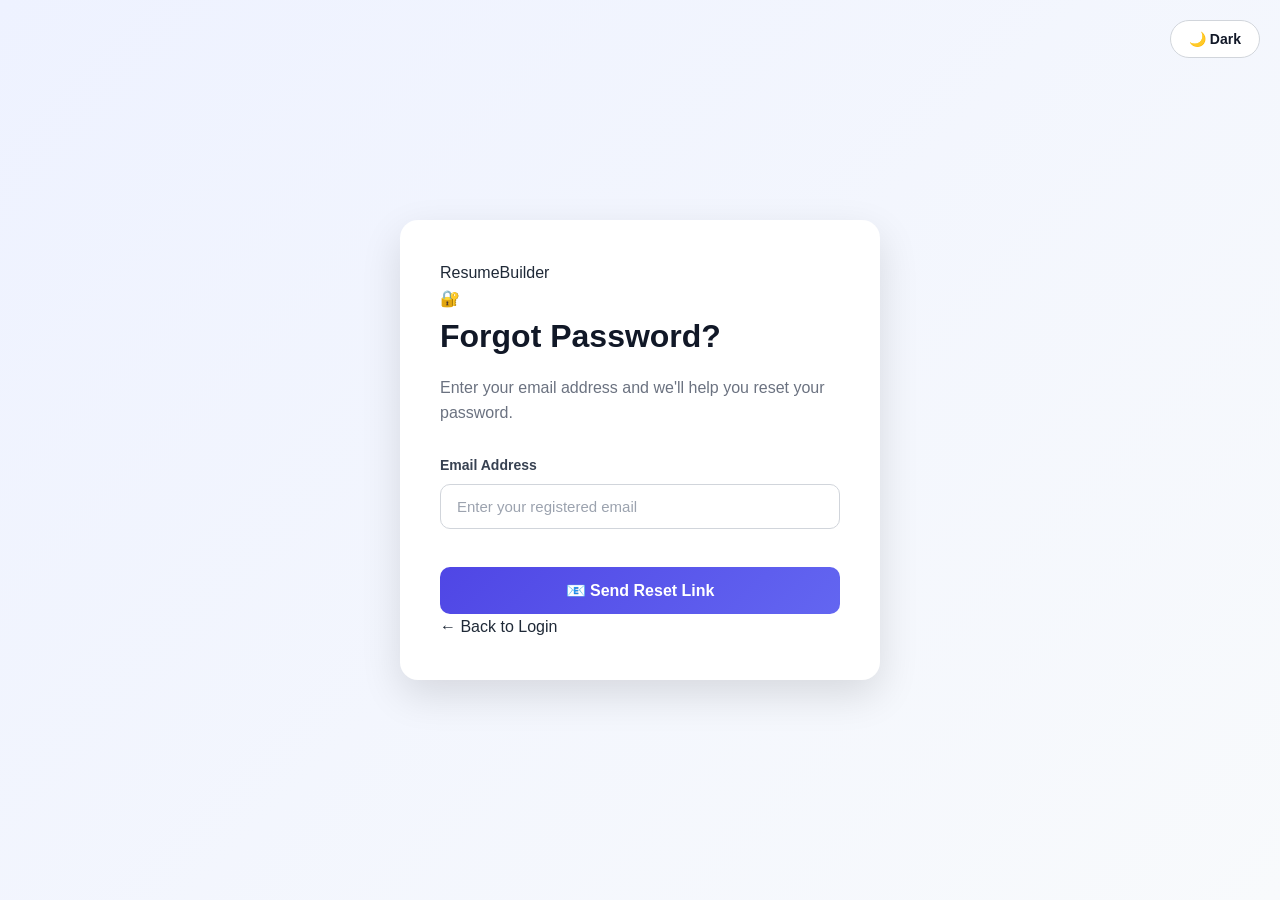
<file: frontend/forgot-password.html>
<!DOCTYPE html>
<html lang="en">

<head>
    <meta charset="UTF-8">
    <meta name="viewport" content="width=device-width, initial-scale=1.0">

    <title>Forgot Password - ResumeBuilder</title>

    <link rel="stylesheet" href="css/style.css">
    <link rel="stylesheet" href="css/auth.css">
</head>

<body>

    <!-- ========================================
         AUTH PAGE
    ========================================= -->

    <div class="auth-page">

        <!-- Theme Toggle -->
        <button
            type="button"
            id="themeToggle"
            class="theme-toggle"
            onclick="toggleTheme()"
        >
            🌙 Dark
        </button>


        <!-- ========================================
             AUTH CARD
        ========================================= -->

        <div class="auth-card">

            <!-- Logo -->
            <div class="auth-logo">
                Resume<span>Builder</span>
            </div>


            <!-- Icon -->
            <div class="auth-icon">
                🔐
            </div>


            <!-- Heading -->
            <h1>Forgot Password?</h1>

            <p class="auth-subtitle">
                Enter your email address and we'll help you reset your password.
            </p>


            <!-- ========================================
                 MESSAGE
            ========================================= -->

            <div id="message"></div>


            <!-- ========================================
                 FORGOT PASSWORD FORM
            ========================================= -->

            <form id="forgotPasswordForm">

                <div class="input-group">

                    <label for="forgotEmail">
                        Email Address
                    </label>

                    <input
                        type="email"
                        id="forgotEmail"
                        name="email"
                        placeholder="Enter your registered email"
                        autocomplete="email"
                        required
                    >

                </div>


                <button
                    type="submit"
                    id="forgotPasswordBtn"
                    class="auth-btn"
                >
                    📧 Send Reset Link
                </button>

            </form>


            <!-- Back to Login -->
            <a
                href="login.html"
                class="back-home"
            >
                ← Back to Login
            </a>

        </div>

    </div>


    <!-- ========================================
         MAIN JAVASCRIPT
    ========================================= -->

    <script src="js/script.js"></script>


    <!-- ========================================
         FORGOT PASSWORD JAVASCRIPT
    ========================================= -->

    <script>

        document.addEventListener("DOMContentLoaded", function () {

            const form =
                document.getElementById("forgotPasswordForm");

            const emailInput =
                document.getElementById("forgotEmail");

            const messageBox =
                document.getElementById("message");

            const button =
                document.getElementById("forgotPasswordBtn");


            // ----------------------------------------
            // Check elements
            // ----------------------------------------

            if (!form) {
                console.error(
                    "ERROR: forgotPasswordForm not found."
                );
                return;
            }

            if (!emailInput) {
                console.error(
                    "ERROR: forgotEmail not found."
                );
                return;
            }

            if (!messageBox) {
                console.error(
                    "ERROR: message box not found."
                );
                return;
            }


            // ----------------------------------------
            // Form Submit
            // ----------------------------------------

            form.addEventListener(
                "submit",
                async function (event) {

                    event.preventDefault();

                    console.log(
                        "Forgot password form submitted."
                    );


                    // ----------------------------------------
                    // Get Email
                    // ----------------------------------------

                    const email =
                        emailInput.value.trim();


                    // ----------------------------------------
                    // Validate Email
                    // ----------------------------------------

                    if (!email) {

                        messageBox.innerHTML =
                            '<div class="error-message">' +
                            'Please enter your email address.' +
                            '</div>';

                        return;
                    }


                    // ----------------------------------------
                    // Disable Button
                    // ----------------------------------------

                    button.disabled = true;

                    button.textContent =
                        "⏳ Sending...";


                    // ----------------------------------------
                    // Show Loading
                    // ----------------------------------------

                    messageBox.innerHTML =
                        '<div class="success-message">' +
                        '⏳ Sending reset link...' +
                        '</div>';


                    try {

                        console.log(
                            "Sending forgot password request..."
                        );

                        console.log(
                            "Email:",
                            email
                        );


                        // ----------------------------------------
                        // API Request
                        // ----------------------------------------

                        const response =
                            await fetch(
                                "http://localhost:8080/api/auth/forgot-password",
                                {
                                    method: "POST",

                                    headers: {
                                        "Content-Type":
                                            "application/json"
                                    },

                                    body:
                                        JSON.stringify({
                                            email: email
                                        })
                                }
                            );


                        console.log(
                            "Response status:",
                            response.status
                        );


                        // ----------------------------------------
                        // Read Response
                        // ----------------------------------------

                        let data = {};

                        try {

                            data =
                                await response.json();

                        } catch (jsonError) {

                            console.error(
                                "Response JSON error:",
                                jsonError
                            );

                        }


                        console.log(
                            "Forgot password response:",
                            data
                        );


                        // ----------------------------------------
                        // Handle Error
                        // ----------------------------------------

                        if (!response.ok) {

                            throw new Error(
                                data.message ||
                                "Unable to send reset link."
                            );
                        }


                        // ----------------------------------------
                        // Success
                        // ----------------------------------------

                        messageBox.innerHTML =
                            '<div class="success-message">' +
                            '✅ ' +
                            (
                                data.message ||
                                "Password reset link has been sent to your email."
                            ) +
                            '</div>';


                        console.log(
                            "Forgot password request successful."
                        );


                        // Clear form

                        form.reset();


                    } catch (error) {

                        console.error(
                            "Forgot password error:",
                            error
                        );


                        messageBox.innerHTML =
                            '<div class="error-message">' +
                            '❌ ' +
                            (
                                error.message ||
                                "Something went wrong."
                            ) +
                            '</div>';

                    } finally {

                        // ----------------------------------------
                        // Enable Button
                        // ----------------------------------------

                        button.disabled = false;

                        button.textContent =
                            "📧 Send Reset Link";
                    }

                }
            );

        });

    </script>

</body>

</html>
</file>
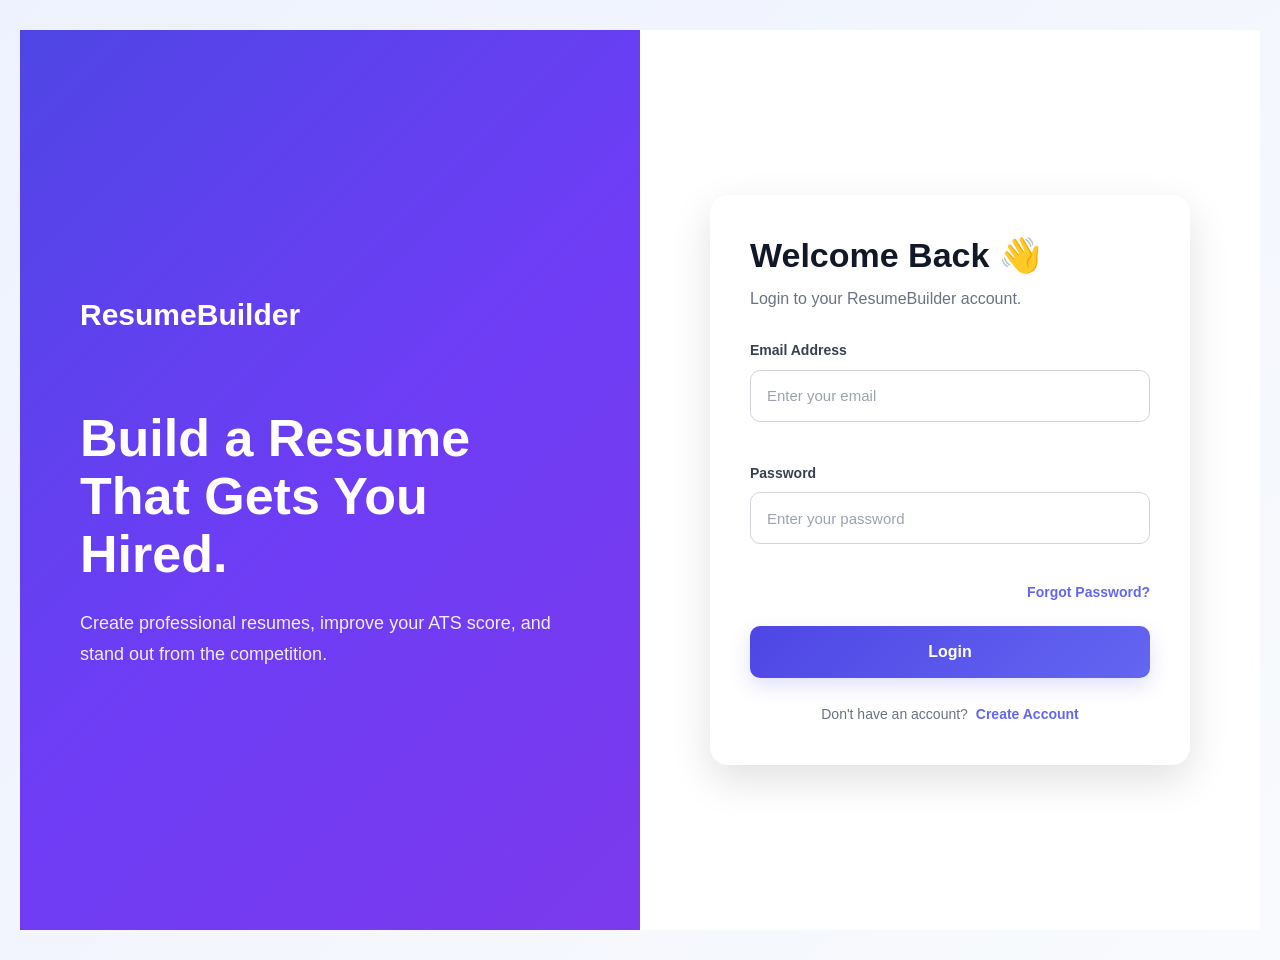
<file: frontend/login.html>
<!DOCTYPE html>
<html lang="en">

<head>
    <meta charset="UTF-8">
    <meta name="viewport" content="width=device-width, initial-scale=1.0">

    <title>Login - ResumeBuilder</title>

    <link rel="stylesheet" href="css/style.css">
    <link rel="stylesheet" href="css/auth.css">
</head>

<body>

<div class="auth-page">

    <!-- LEFT -->

    <section class="auth-left">

        <div class="auth-content">

            <div class="logo">
                ResumeBuilder
            </div>

            <h1>
                Build a Resume That Gets You Hired.
            </h1>

            <p>
                Create professional resumes, improve your ATS score,
                and stand out from the competition.
            </p>

        </div>

    </section>


    <!-- RIGHT -->

    <section class="auth-right">

        <div class="auth-card">

            <h2>Welcome Back 👋</h2>

            <p class="auth-subtitle">
                Login to your ResumeBuilder account.
            </p>

            <div id="message" class="message"></div>


            <form id="loginForm">

                <div class="form-group">

                    <label for="email">
                        Email Address
                    </label>

                    <input
                        type="email"
                        id="email"
                        placeholder="Enter your email"
                        required
                    >

                </div>


                <div class="form-group">

                    <label for="password">
                        Password
                    </label>

                    <input
                        type="password"
                        id="password"
                        placeholder="Enter your password"
                        required
                    >

                </div>


                <a
                    href="forgot-password.html"
                    class="forgot-link"
                >
                    Forgot Password?
                </a>


                <button
                    type="submit"
                    class="auth-button"
                >
                    Login
                </button>

            </form>


            <div class="auth-footer">

                Don't have an account?

                <a
                    href="register.html"
                    class="auth-link"
                >
                    Create Account
                </a>

            </div>

        </div>

    </section>

</div>

<script src="js/api.js"></script>
<script src="js/auth.js"></script>

</body>

</html>
</file>
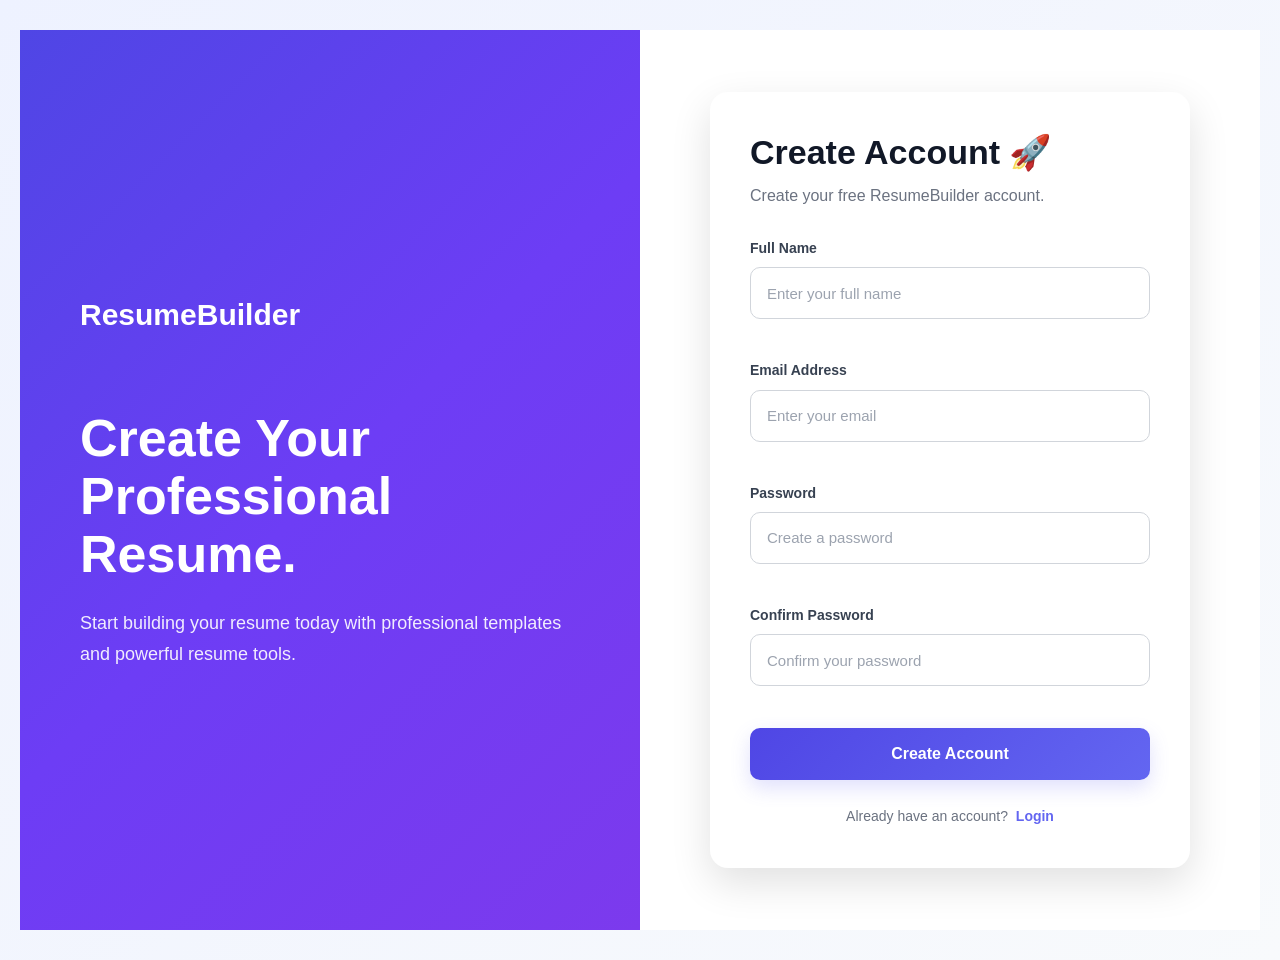
<file: frontend/register.html>
<!DOCTYPE html>
<html lang="en">

<head>

    <meta charset="UTF-8">
    <meta
        name="viewport"
        content="width=device-width, initial-scale=1.0"
    >

    <title>Create Account - ResumeBuilder</title>

    <link rel="stylesheet" href="css/style.css">
    <link rel="stylesheet" href="css/auth.css">

</head>

<body>

<div class="auth-page">

    <!-- LEFT -->

    <section class="auth-left">

        <div class="auth-content">

            <div class="logo">
                ResumeBuilder
            </div>

            <h1>
                Create Your Professional Resume.
            </h1>

            <p>
                Start building your resume today with professional
                templates and powerful resume tools.
            </p>

        </div>

    </section>


    <!-- RIGHT -->

    <section class="auth-right">

        <div class="auth-card">

            <h2>Create Account 🚀</h2>

            <p class="auth-subtitle">
                Create your free ResumeBuilder account.
            </p>


            <div id="message" class="message"></div>


            <form id="registerForm">

                <div class="form-group">

                    <label for="name">
                        Full Name
                    </label>

                    <input
                        type="text"
                        id="name"
                        placeholder="Enter your full name"
                        required
                    >

                </div>


                <div class="form-group">

                    <label for="email">
                        Email Address
                    </label>

                    <input
                        type="email"
                        id="email"
                        placeholder="Enter your email"
                        required
                    >

                </div>


                <div class="form-group">

                    <label for="password">
                        Password
                    </label>

                    <input
                        type="password"
                        id="password"
                        placeholder="Create a password"
                        minlength="6"
                        required
                    >

                </div>


                <div class="form-group">

                    <label for="confirmPassword">
                        Confirm Password
                    </label>

                    <input
                        type="password"
                        id="confirmPassword"
                        placeholder="Confirm your password"
                        minlength="6"
                        required
                    >

                </div>


                <button
                    type="submit"
                    class="auth-button"
                >
                    Create Account
                </button>

            </form>


            <div class="auth-footer">

                Already have an account?

                <a
                    href="login.html"
                    class="auth-link"
                >
                    Login
                </a>

            </div>

        </div>

    </section>

</div>


<script src="js/api.js"></script>
<script src="js/auth.js"></script>

</body>

</html>
</file>
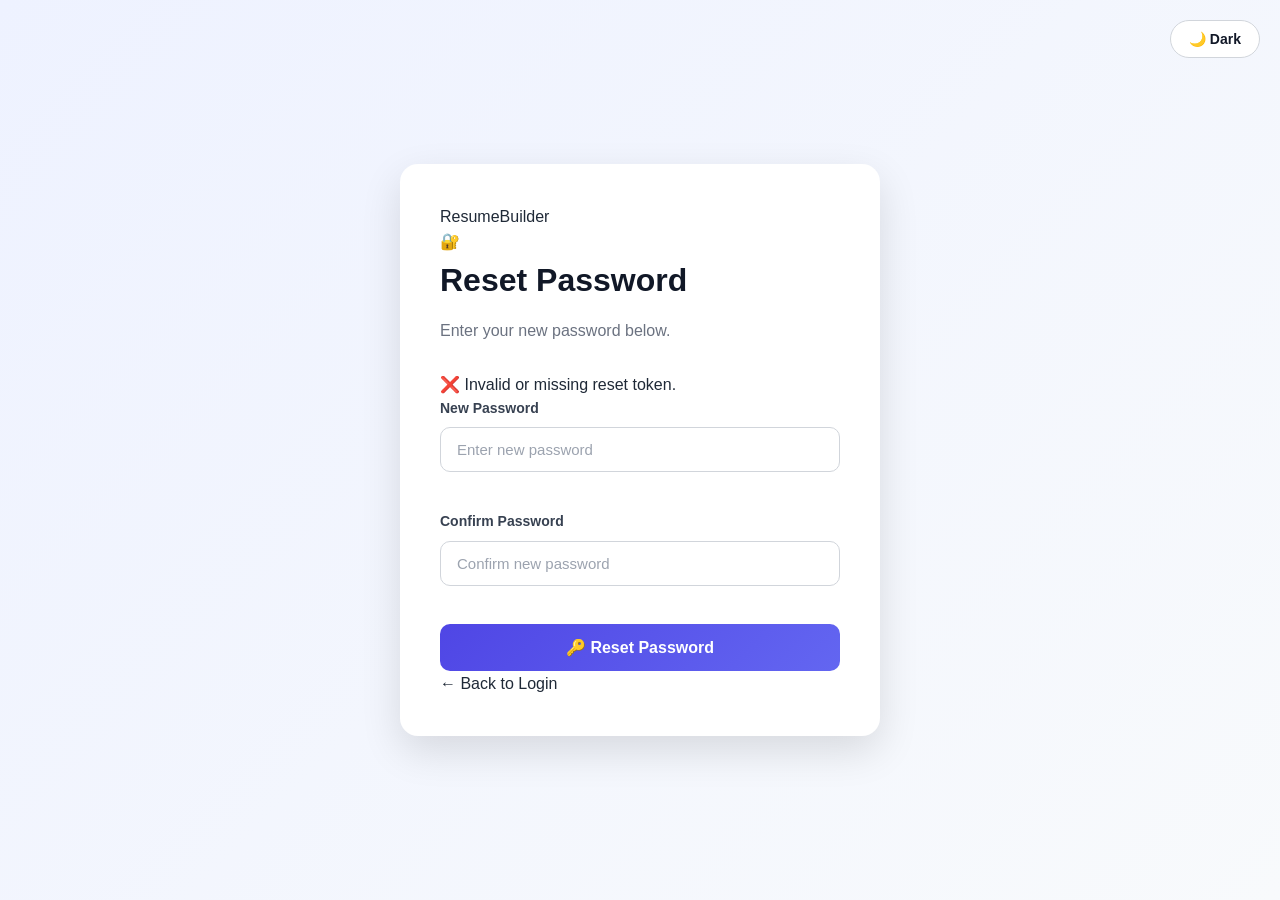
<file: frontend/reset-password.html>
<!DOCTYPE html>
<html lang="en">

<head>

    <meta charset="UTF-8">

    <meta name="viewport"
        content="width=device-width, initial-scale=1.0">

    <title>Reset Password - ResumeBuilder</title>

    <link rel="stylesheet" href="css/style.css">
    <link rel="stylesheet" href="css/auth.css">

</head>


<body>

    <!-- ========================================
         RESET PASSWORD PAGE
    ========================================= -->

    <div class="auth-page">

        <!-- Theme Toggle -->
        <button
            type="button"
            id="themeToggle"
            class="theme-toggle"
            onclick="toggleTheme()"
        >
            🌙 Dark
        </button>


        <!-- ========================================
             AUTH CARD
        ========================================= -->

        <div class="auth-card">

            <!-- Logo -->
            <div class="auth-logo">
                Resume<span>Builder</span>
            </div>


            <!-- Icon -->
            <div class="auth-icon">
                🔐
            </div>


            <!-- Heading -->
            <h1>Reset Password</h1>


            <p class="auth-subtitle">
                Enter your new password below.
            </p>


            <!-- ========================================
                 MESSAGE
            ========================================= -->

            <div id="message"></div>


            <!-- ========================================
                 FORM
            ========================================= -->

            <form id="resetPasswordForm">

                <!-- New Password -->

                <div class="input-group">

                    <label for="newPassword">
                        New Password
                    </label>

                    <input
                        type="password"
                        id="newPassword"
                        name="newPassword"
                        placeholder="Enter new password"
                        autocomplete="new-password"
                        required
                    >

                </div>


                <!-- Confirm Password -->

                <div class="input-group">

                    <label for="confirmPassword">
                        Confirm Password
                    </label>

                    <input
                        type="password"
                        id="confirmPassword"
                        name="confirmPassword"
                        placeholder="Confirm new password"
                        autocomplete="new-password"
                        required
                    >

                </div>


                <!-- Submit -->

                <button
                    type="submit"
                    id="resetPasswordBtn"
                    class="auth-btn"
                >
                    🔑 Reset Password
                </button>

            </form>


            <!-- Back to Login -->

            <a
                href="login.html"
                class="back-home"
            >
                ← Back to Login
            </a>

        </div>

    </div>


    <!-- ========================================
         MAIN JAVASCRIPT
    ========================================= -->

    <script src="js/script.js"></script>


    <!-- ========================================
         RESET PASSWORD JAVASCRIPT
    ========================================= -->

    <script>

        document.addEventListener(
            "DOMContentLoaded",
            function () {

                const form =
                    document.getElementById(
                        "resetPasswordForm"
                    );

                const newPasswordInput =
                    document.getElementById(
                        "newPassword"
                    );

                const confirmPasswordInput =
                    document.getElementById(
                        "confirmPassword"
                    );

                const messageBox =
                    document.getElementById(
                        "message"
                    );

                const button =
                    document.getElementById(
                        "resetPasswordBtn"
                    );


                // ========================================
                // GET TOKEN FROM URL
                // ========================================

                const urlParams =
                    new URLSearchParams(
                        window.location.search
                    );

                const token =
                    urlParams.get("token");


                console.log(
                    "Reset token:",
                    token
                );


                // ========================================
                // TOKEN CHECK
                // ========================================

                if (!token) {

                    messageBox.innerHTML =
                        '<div class="error-message">' +
                        '❌ Invalid or missing reset token.' +
                        '</div>';

                    button.disabled = true;

                    return;
                }


                // ========================================
                // FORM SUBMIT
                // ========================================

                form.addEventListener(
                    "submit",
                    async function (event) {

                        event.preventDefault();


                        const newPassword =
                            newPasswordInput.value;

                        const confirmPassword =
                            confirmPasswordInput.value;


                        // ========================================
                        // PASSWORD CHECK
                        // ========================================

                        if (
                            newPassword.length < 6
                        ) {

                            messageBox.innerHTML =
                                '<div class="error-message">' +
                                '❌ Password must be at least 6 characters.' +
                                '</div>';

                            return;
                        }


                        // ========================================
                        // CONFIRM PASSWORD CHECK
                        // ========================================

                        if (
                            newPassword !== confirmPassword
                        ) {

                            messageBox.innerHTML =
                                '<div class="error-message">' +
                                '❌ Passwords do not match.' +
                                '</div>';

                            return;
                        }


                        // ========================================
                        // LOADING
                        // ========================================

                        button.disabled = true;

                        button.textContent =
                            "⏳ Resetting...";


                        messageBox.innerHTML =
                            '<div class="success-message">' +
                            '⏳ Resetting your password...' +
                            '</div>';


                        try {

                            console.log(
                                "Sending reset password request..."
                            );


                            // ========================================
                            // API REQUEST
                            // ========================================

                            const response =
                                await fetch(
                                    "http://localhost:8080/api/auth/reset-password",
                                    {
                                        method: "POST",

                                        headers: {
                                            "Content-Type":
                                                "application/json"
                                        },

                                        body:
                                            JSON.stringify({
                                                token:
                                                    token,

                                                newPassword:
                                                    newPassword
                                            })
                                    }
                                );


                            console.log(
                                "Reset password status:",
                                response.status
                            );


                            // ========================================
                            // RESPONSE
                            // ========================================

                            let data = {};

                            try {

                                data =
                                    await response.json();

                            } catch (jsonError) {

                                console.error(
                                    "Response JSON error:",
                                    jsonError
                                );

                            }


                            console.log(
                                "Reset password response:",
                                data
                            );


                            // ========================================
                            // ERROR
                            // ========================================

                            if (!response.ok) {

                                throw new Error(
                                    data.message ||
                                    "Password reset failed."
                                );
                            }


                            // ========================================
                            // SUCCESS
                            // ========================================

                            messageBox.innerHTML =
                                '<div class="success-message">' +
                                '✅ ' +
                                (
                                    data.message ||
                                    "Password reset successfully."
                                ) +
                                '</div>';


                            // Clear inputs

                            newPasswordInput.value = "";

                            confirmPasswordInput.value = "";


                            // ========================================
                            // REDIRECT TO LOGIN
                            // ========================================

                            setTimeout(
                                function () {

                                    window.location.href =
                                        "login.html";

                                },
                                2000
                            );


                        } catch (error) {

                            console.error(
                                "Reset password error:",
                                error
                            );


                            messageBox.innerHTML =
                                '<div class="error-message">' +
                                '❌ ' +
                                (
                                    error.message ||
                                    "Something went wrong."
                                ) +
                                '</div>';


                        } finally {

                            button.disabled = false;

                            button.textContent =
                                "🔑 Reset Password";

                        }

                    }
                );

            }

        );

    </script>

</body>

</html>
</file>
<file: frontend/css/style.css>
/* =====================================================
   RESUME BUILDER - COMPLETE MAIN STYLESHEET
===================================================== */

/* =====================================================
   GLOBAL RESET
===================================================== */

* {
    margin: 0;
    padding: 0;
    box-sizing: border-box;
}

html {
    scroll-behavior: smooth;
}

body {
    font-family: "Inter", Arial, Helvetica, sans-serif;
    background: #f7f8fc;
    color: #1f2937;
    line-height: 1.6;
}

button,
input,
textarea {
    font-family: inherit;
}

button {
    cursor: pointer;
}

a {
    text-decoration: none;
    color: inherit;
}

img {
    max-width: 100%;
    display: block;
}

/* =====================================================
   NAVBAR
===================================================== */

.navbar {
    width: 100%;
    height: 72px;

    display: flex;
    align-items: center;
    justify-content: space-between;

    padding: 0 7%;

    background: #ffffff;

    border-bottom: 1px solid #e5e7eb;

    position: sticky;
    top: 0;
    z-index: 1000;
}

.logo {
    font-size: 25px;
    font-weight: 800;
    color: #111827;
}

.logo span {
    color: #6366f1;
}

.nav-links {
    display: flex;
    align-items: center;
    gap: 30px;
}

.nav-links a {
    color: #4b5563;
    font-size: 15px;
    font-weight: 600;

    transition: 0.2s ease;
}

.nav-links a:hover {
    color: #6366f1;
}

.login-btn {
    border: none;

    background: #6366f1;
    color: #ffffff;

    padding: 10px 20px;

    border-radius: 8px;

    font-size: 14px;
    font-weight: 600;

    transition: 0.2s ease;
}

.login-btn:hover {
    background: #4f46e5;

    transform: translateY(-1px);
}

/* =====================================================
   HERO
===================================================== */

.hero {
    min-height: 650px;

    display: flex;
    align-items: center;
    justify-content: space-between;

    gap: 80px;

    padding: 80px 7%;

    background:
        radial-gradient(
            circle at top right,
            rgba(99, 102, 241, 0.15),
            transparent 40%
        ),
        #f8f9ff;
}

.hero-content {
    width: 55%;
}

.hero-badge {
    display: inline-block;

    padding: 8px 14px;

    margin-bottom: 20px;

    background: #eef2ff;

    color: #4f46e5;

    border-radius: 30px;

    font-size: 13px;

    font-weight: 700;
}

.hero-content h1 {
    font-size: 58px;

    line-height: 1.12;

    color: #111827;

    margin-bottom: 25px;
}

.hero-content h1 span {
    display: block;

    color: #6366f1;
}

.hero-content p {
    max-width: 600px;

    color: #6b7280;

    font-size: 18px;

    margin-bottom: 35px;
}

.primary-btn {
    border: none;

    background: linear-gradient(
        135deg,
        #6366f1,
        #7c3aed
    );

    color: #ffffff;

    padding: 14px 28px;

    border-radius: 10px;

    font-size: 16px;

    font-weight: 700;

    box-shadow:
        0 10px 25px rgba(99, 102, 241, 0.25);

    transition: 0.25s ease;
}

.primary-btn:hover {
    transform: translateY(-3px);

    box-shadow:
        0 15px 30px rgba(99, 102, 241, 0.35);
}

/* =====================================================
   HERO RESUME CARD
===================================================== */

.hero-card {
    width: 380px;
    height: 470px;

    background: #ffffff;

    border-radius: 18px;

    padding: 30px;

    box-shadow:
        0 25px 60px rgba(15, 23, 42, 0.12);

    transform: rotate(2deg);

    transition: 0.3s ease;
}

.hero-card:hover {
    transform: rotate(0deg) translateY(-8px);
}

.resume-mini {
    width: 100%;
    height: 100%;

    padding: 25px;

    background: #ffffff;

    border: 1px solid #e5e7eb;
}

.mini-header {
    height: 55px;

    background: #6366f1;

    margin-bottom: 25px;
}

.mini-line {
    height: 9px;

    width: 100%;

    background: #e5e7eb;

    border-radius: 4px;

    margin-bottom: 12px;
}

.mini-line.short {
    width: 65%;
}

.mini-title {
    width: 35%;

    height: 15px;

    background: #374151;

    border-radius: 4px;

    margin: 30px 0 18px;
}

/* =====================================================
   TEMPLATES SECTION
===================================================== */

.templates-section {
    padding: 90px 7%;

    background: #ffffff;
}

.templates-header {
    text-align: center;

    margin-bottom: 50px;
}

.templates-header h2,
.features h2,
.builder-section > h2 {
    font-size: 38px;

    color: #111827;

    margin-bottom: 12px;
}

.templates-header p {
    color: #6b7280;
}

/* =====================================================
   TEMPLATE CONTAINER
===================================================== */

.templates-container {
    max-width: 1200px;

    margin: auto;

    display: grid;

    grid-template-columns:
        repeat(3, 1fr);

    gap: 30px;
}

/* =====================================================
   TEMPLATE CARD
===================================================== */

.template-card {
    background: #ffffff;

    border: 1px solid #e5e7eb;

    border-radius: 16px;

    padding: 20px;

    box-shadow:
        0 10px 30px rgba(15, 23, 42, 0.06);

    transition: 0.25s ease;
}

.template-card:hover {
    transform: translateY(-8px);

    box-shadow:
        0 20px 40px rgba(15, 23, 42, 0.1);
}

.template-preview {
    height: 330px;

    border-radius: 10px;

    border: 1px solid #e5e7eb;

    padding: 20px;

    margin-bottom: 20px;

    background: #ffffff;
}

/* =====================================================
   PROFESSIONAL TEMPLATE
===================================================== */

.professional-template {
    background: #ffffff;
}

.template-top {
    height: 45px;

    background: #1f2937;

    margin: -20px -20px 25px;
}

.template-line {
    height: 8px;

    width: 100%;

    background: #e5e7eb;

    border-radius: 5px;

    margin-bottom: 10px;
}

.title-line {
    width: 55%;

    height: 13px;

    background: #374151;

    margin-bottom: 20px;
}

.short-line {
    width: 65%;
}

.template-heading {
    width: 35%;

    height: 12px;

    background: #6366f1;

    margin: 25px 0 15px;
}

/* =====================================================
   MODERN TEMPLATE
===================================================== */

.modern-template {
    display: flex;

    padding: 0;

    overflow: hidden;
}

.modern-sidebar {
    width: 32%;

    background: #6366f1;

    flex-shrink: 0;
}

.modern-content {
    width: 68%;

    padding: 20px;
}

/* =====================================================
   CLASSIC TEMPLATE
===================================================== */

.classic-template {
    padding: 20px;
}

.classic-header {
    height: 55px;

    background: #111827;

    margin: -20px -20px 25px;
}

/* =====================================================
   TEMPLATE TEXT
===================================================== */

.template-card h3 {
    font-size: 22px;

    margin-bottom: 8px;

    color: #111827;
}

.template-card p {
    color: #6b7280;

    font-size: 14px;

    margin-bottom: 18px;
}

.template-card button {
    border: none;

    background: #6366f1;

    color: #ffffff;

    padding: 11px 20px;

    border-radius: 8px;

    font-weight: 600;

    transition: 0.2s;
}

.template-card button:hover {
    background: #4f46e5;
}

/* =====================================================
   FEATURES
===================================================== */

.features {
    padding: 90px 7%;

    text-align: center;

    background: #f8f9ff;
}

.feature-container {
    max-width: 1100px;

    margin: 50px auto 0;

    display: grid;

    grid-template-columns:
        repeat(3, 1fr);

    gap: 30px;
}

.feature-card {
    background: #ffffff;

    padding: 35px 25px;

    border-radius: 16px;

    border: 1px solid #e5e7eb;

    transition: 0.25s ease;
}

.feature-card:hover {
    transform: translateY(-7px);

    box-shadow:
        0 15px 35px rgba(15, 23, 42, 0.08);
}

.feature-icon {
    width: 65px;
    height: 65px;

    display: flex;

    align-items: center;
    justify-content: center;

    margin: 0 auto 20px;

    background: #eef2ff;

    border-radius: 15px;

    font-size: 28px;
}

.feature-card h3 {
    font-size: 20px;

    margin-bottom: 10px;
}

.feature-card p {
    color: #6b7280;

    font-size: 15px;
}

/* =====================================================
   RESUME BUILDER
===================================================== */

.builder-section {
    padding: 90px 5%;

    background: #ffffff;
}

.builder-section > h2 {
    text-align: center;

    margin-bottom: 50px;
}

.builder-container {
    max-width: 1400px;

    margin: auto;

    display: grid;

    grid-template-columns:
        430px 1fr;

    gap: 40px;

    align-items: start;
}

/* =====================================================
   RESUME FORM
===================================================== */

.resume-form {
    background: #f8f9ff;

    border: 1px solid #e5e7eb;

    border-radius: 16px;

    padding: 30px;

    position: sticky;

    top: 95px;

    max-height: calc(100vh - 115px);

    overflow-y: auto;
}

.resume-form::-webkit-scrollbar {
    width: 6px;
}

.resume-form::-webkit-scrollbar-track {
    background: transparent;
}

.resume-form::-webkit-scrollbar-thumb {
    background: #c7d2fe;

    border-radius: 10px;
}

.resume-form h3 {
    font-size: 19px;

    margin: 10px 0 20px;

    color: #111827;
}

/* =====================================================
   FORM SECTION
===================================================== */

.form-section {
    padding-bottom: 25px;

    margin-bottom: 25px;

    border-bottom: 1px solid #e5e7eb;
}

.form-section:last-of-type {
    border-bottom: none;

    margin-bottom: 0;
}

.form-section h3 {
    margin-top: 0;
}

.section-title-row {
    display: flex;

    align-items: center;

    justify-content: space-between;

    gap: 15px;

    margin-bottom: 18px;
}

/* =====================================================
   INPUT GROUP
===================================================== */

.input-group {
    margin-bottom: 18px;
}

.input-group:last-child {
    margin-bottom: 0;
}

.input-group label {
    display: block;

    font-size: 14px;

    font-weight: 600;

    margin-bottom: 7px;

    color: #374151;
}

.input-group input,
.input-group textarea {
    width: 100%;

    border: 1px solid #d1d5db;

    background: #ffffff;

    border-radius: 8px;

    padding: 12px 14px;

    outline: none;

    font-size: 14px;

    transition: 0.2s;
}

.input-group input {
    height: 45px;
}

.input-group textarea {
    min-height: 100px;

    resize: vertical;
}

.input-group input::placeholder,
.input-group textarea::placeholder {
    color: #9ca3af;
}

.input-group input:focus,
.input-group textarea:focus {
    border-color: #6366f1;

    box-shadow:
        0 0 0 3px rgba(99, 102, 241, 0.1);
}

/* =====================================================
   ADD BUTTON
===================================================== */

.add-btn {
    border: none;

    background: #eef2ff;

    color: #4f46e5;

    padding: 8px 13px;

    border-radius: 7px;

    font-size: 13px;

    font-weight: 700;

    white-space: nowrap;

    transition: 0.2s;
}

.add-btn:hover {
    background: #e0e7ff;

    transform: translateY(-1px);
}

/* =====================================================
   DYNAMIC CARDS
===================================================== */

.dynamic-card {
    position: relative;

    background: #ffffff;

    border: 1px solid #e5e7eb;

    border-radius: 10px;

    padding: 20px;

    margin-bottom: 15px;

    box-shadow:
        0 5px 15px rgba(15, 23, 42, 0.04);
}

.dynamic-card:last-child {
    margin-bottom: 0;
}

.dynamic-card .input-group:last-child {
    margin-bottom: 0;
}

/* =====================================================
   REMOVE BUTTON
===================================================== */

.remove-btn {
    position: absolute;

    top: 10px;

    right: 10px;

    width: 28px;

    height: 28px;

    border: none;

    border-radius: 50%;

    background: #fee2e2;

    color: #dc2626;

    font-size: 20px;

    line-height: 20px;

    transition: 0.2s;

    z-index: 2;
}

.remove-btn:hover {
    background: #fecaca;

    transform: scale(1.05);
}

/* =====================================================
   EMPTY MESSAGE
===================================================== */

.empty-message {
    padding: 15px;

    border: 1px dashed #d1d5db;

    border-radius: 8px;

    text-align: center;

    color: #9ca3af;

    font-size: 13px;

    background: #ffffff;
}

/* =====================================================
   SKILLS INPUT
===================================================== */

.skill-input-row {
    display: flex;

    gap: 10px;

    margin-bottom: 15px;
}

.skill-input-row input {
    flex: 1;
}

/* =====================================================
   SKILLS CONTAINER
===================================================== */

.skills-container {
    display: flex;

    flex-wrap: wrap;

    gap: 8px;
}

/* =====================================================
   SKILL TAG
===================================================== */

.skill-tag {
    display: inline-flex;

    align-items: center;

    gap: 7px;

    padding: 7px 10px;

    background: #eef2ff;

    color: #4338ca;

    border-radius: 20px;

    font-size: 13px;

    font-weight: 600;
}

.skill-tag button {
    width: 18px;

    height: 18px;

    padding: 0;

    border: none;

    border-radius: 50%;

    background: #c7d2fe;

    color: #3730a3;

    line-height: 15px;

    font-size: 14px;
}

.skill-tag button:hover {
    background: #a5b4fc;
}

/* =====================================================
   DOWNLOAD BUTTON
===================================================== */

.download-btn {
    width: 100%;

    margin-top: 15px;

    border: none;

    background: linear-gradient(
        135deg,
        #6366f1,
        #7c3aed
    );

    color: #ffffff;

    padding: 14px;

    border-radius: 9px;

    font-weight: 700;

    font-size: 15px;

    transition: 0.2s;
}

.download-btn:hover {
    transform: translateY(-2px);

    box-shadow:
        0 10px 25px rgba(99, 102, 241, 0.25);
}

.download-btn:active {
    transform: translateY(0);
}

/* =====================================================
   RESUME PREVIEW SECTION
===================================================== */

.preview-section {
    display: flex;

    justify-content: center;

    align-items: flex-start;

    background: #eef0f5;

    padding: 35px;

    border-radius: 16px;

    min-height: 900px;

    overflow: auto;
}

/* =====================================================
   RESUME PAPER
===================================================== */

.resume-preview {
    width: 794px;

    min-width: 794px;

    min-height: 1123px;

    background: #ffffff;

    padding: 55px;

    box-shadow:
        0 10px 35px rgba(0, 0, 0, 0.12);

    overflow-wrap: break-word;

    word-wrap: break-word;
}

/* =====================================================
   RESUME HEADER
===================================================== */

.resume-header {
    text-align: center;

    margin-bottom: 25px;
}

.resume-header h1 {
    font-size: 34px;

    color: #111827;

    margin-bottom: 8px;

    line-height: 1.2;
}

.resume-header p {
    color: #6b7280;

    font-size: 13px;

    margin-bottom: 4px;
}

/* =====================================================
   CONTACT ROW
===================================================== */

.contact-row {
    display: flex;

    align-items: center;

    justify-content: center;

    flex-wrap: wrap;

    gap: 7px;

    margin-top: 8px;

    color: #4b5563;

    font-size: 12px;

    line-height: 1.5;
}

.contact-row span {
    word-break: break-word;
}

/* =====================================================
   SOCIAL ROW
===================================================== */

.social-row {
    display: flex;

    align-items: center;

    justify-content: center;

    flex-wrap: wrap;

    gap: 7px;

    margin-top: 7px;

    color: #4f46e5;

    font-size: 12px;

    line-height: 1.5;
}

.social-row span {
    word-break: break-word;
}

/* =====================================================
   SEPARATOR
===================================================== */

.separator {
    color: #9ca3af;
}

/* =====================================================
   RESUME LINE
===================================================== */

.resume-preview hr {
    border: none;

    border-top: 2px solid #6366f1;

    margin-bottom: 25px;
}

/* =====================================================
   RESUME PART
===================================================== */

.resume-part {
    margin-bottom: 28px;
}

.resume-part:last-child {
    margin-bottom: 0;
}

.resume-part h2 {
    font-size: 16px;

    color: #6366f1;

    letter-spacing: 1px;

    margin-bottom: 10px;

    line-height: 1.3;
}

.resume-part p,
#previewSkills {
    font-size: 13px;

    color: #4b5563;

    white-space: pre-line;

    line-height: 1.6;
}

/* =====================================================
   PREVIEW ITEMS
===================================================== */

.preview-item {
    margin-bottom: 18px;
}

.preview-item:last-child {
    margin-bottom: 0;
}

.preview-item h3 {
    font-size: 14px;

    color: #111827;

    margin-bottom: 3px;

    line-height: 1.4;
}

.preview-meta {
    color: #6366f1;

    font-size: 11px;

    font-weight: 600;

    margin-bottom: 5px;

    line-height: 1.5;
}

.preview-item p {
    margin-top: 5px;

    white-space: pre-line;

    font-size: 12px;

    line-height: 1.6;

    color: #4b5563;
}

.preview-link {
    display: block;

    color: #6366f1;

    font-size: 10px;

    margin-top: 4px;

    word-break: break-all;
}

/* =====================================================
   PREVIEW SKILLS
===================================================== */

#skillsSection,
#achievementsSection,
#languagesSection {
    width: 100%;
}

#previewSkills {
    display: flex;

    flex-wrap: wrap;

    gap: 7px;

    margin-top: 8px;

    white-space: normal;
}

.preview-skills {
    display: flex;

    flex-wrap: wrap;

    gap: 7px;
}

/* =====================================================
   PREVIEW SKILL BADGE
===================================================== */

.preview-skill {
    display: inline-block;

    padding: 5px 10px;

    margin: 2px;

    background: #f1f5f9;

    color: #374151;

    border: 1px solid #d1d5db;

    border-radius: 20px;

    font-size: 11px;

    font-weight: 600;

    line-height: 1.4;
}

/* =====================================================
   ACHIEVEMENTS
===================================================== */

#previewAchievements {
    white-space: pre-line;

    line-height: 1.6;

    font-size: 13px;

    color: #4b5563;
}

/* =====================================================
   LANGUAGES
===================================================== */

#previewLanguages {
    white-space: pre-line;

    line-height: 1.6;

    font-size: 13px;

    color: #4b5563;
}

/* =====================================================
   LINKS
===================================================== */

.resume-preview a {
    color: #6366f1;

    word-break: break-all;
}

/* =====================================================
   FOOTER
===================================================== */

footer {
    background: #111827;

    color: #ffffff;

    text-align: center;

    padding: 50px 20px;
}

footer h3 {
    font-size: 25px;

    margin-bottom: 10px;
}

footer p {
    color: #9ca3af;

    font-size: 14px;

    margin-bottom: 8px;
}

footer .copyright {
    margin-top: 25px;

    font-size: 13px;
}

/* =====================================================
   RESPONSIVE - LARGE TABLET
===================================================== */

@media (max-width: 1200px) {

    .builder-container {
        grid-template-columns:
            380px 1fr;

        gap: 25px;
    }

    .resume-preview {
        transform: scale(0.9);

        transform-origin: top center;

        margin-bottom: -110px;
    }
}

/* =====================================================
   RESPONSIVE - TABLET
===================================================== */

@media (max-width: 1100px) {

    .hero {
        gap: 50px;
    }

    .hero-content h1 {
        font-size: 45px;
    }

    .hero-card {
        width: 320px;

        height: 410px;
    }

    .templates-container {
        grid-template-columns:
            repeat(2, 1fr);
    }

    .builder-container {
        grid-template-columns:
            360px 1fr;
    }

    .resume-preview {
        transform: scale(0.85);

        transform-origin: top center;

        margin-bottom: -150px;
    }
}

/* =====================================================
   RESPONSIVE - MOBILE
===================================================== */

@media (max-width: 800px) {

    /* Navbar */

    .navbar {
        height: auto;

        padding: 18px 5%;

        flex-direction: column;

        gap: 15px;
    }

    .nav-links {
        gap: 15px;

        flex-wrap: wrap;

        justify-content: center;
    }

    .nav-links a {
        font-size: 14px;
    }

    /* Hero */

    .hero {
        flex-direction: column;

        text-align: center;

        padding: 60px 5%;

        gap: 50px;
    }

    .hero-content {
        width: 100%;
    }

    .hero-content h1 {
        font-size: 38px;
    }

    .hero-content p {
        font-size: 16px;

        margin-left: auto;

        margin-right: auto;
    }

    .hero-card {
        width: 300px;

        height: 390px;
    }

    /* Templates */

    .templates-container {
        grid-template-columns: 1fr;
    }

    /* Features */

    .feature-container {
        grid-template-columns: 1fr;
    }

    .templates-header h2,
    .features h2,
    .builder-section > h2 {
        font-size: 30px;
    }

    /* Builder */

    .builder-container {
        grid-template-columns: 1fr;
    }

    .resume-form {
        position: static;

        max-height: none;

        overflow: visible;
    }

    /* Preview */

    .preview-section {
        padding: 15px;

        overflow-x: auto;

        justify-content: flex-start;
    }

    .resume-preview {
        flex-shrink: 0;

        transform: scale(0.75);

        transform-origin: top left;

        margin-right: -190px;

        margin-bottom: -280px;
    }

    /* Skill input */

    .skill-input-row {
        flex-direction: column;
    }

    /* Section title */

    .section-title-row {
        align-items: flex-start;
    }

    /* Dynamic cards */

    .dynamic-card {
        padding: 15px;
    }
}

/* =====================================================
   SMALL MOBILE
===================================================== */

@media (max-width: 500px) {

    .logo {
        font-size: 22px;
    }

    .nav-links {
        gap: 10px;
    }

    .nav-links a {
        font-size: 13px;
    }

    .hero-content h1 {
        font-size: 32px;
    }

    .hero-badge {
        font-size: 12px;
    }

    .hero-card {
        width: 260px;

        height: 340px;

        padding: 20px;
    }

    .resume-form {
        padding: 20px;
    }

    .builder-section,
    .templates-section,
    .features {
        padding: 60px 5%;
    }

    .resume-header h1 {
        font-size: 28px;
    }

    .contact-row,
    .social-row {
        font-size: 10px;
    }
}

/* =====================================================
   PRINT / PDF
===================================================== */

@media print {

    @page {
        size: A4;

        margin: 0;
    }

    html,
    body {
        width: 210mm;

        min-height: 297mm;

        background: #ffffff;
    }

    body {
        margin: 0;

        padding: 0;
    }

    body * {
        visibility: hidden;
    }

    #resumePreview,
    #resumePreview * {
        visibility: visible;
    }

    #resumePreview {
        position: absolute;

        left: 0;

        top: 0;

        width: 210mm;

        min-width: 210mm;

        min-height: 297mm;

        margin: 0;

        padding: 20mm;

        background: #ffffff;

        box-shadow: none;

        transform: none;
    }

    .preview-section {
        padding: 0;

        margin: 0;

        min-height: auto;

        background: #ffffff;
    }

    .resume-part {
        break-inside: avoid;
    }

    .preview-item {
        break-inside: avoid;
    }
}

/* =====================================================
   SCROLLBAR
===================================================== */

::-webkit-scrollbar {
    width: 8px;

    height: 8px;
}

::-webkit-scrollbar-track {
    background: #f1f5f9;
}

::-webkit-scrollbar-thumb {
    background: #c7d2fe;

    border-radius: 10px;
}

::-webkit-scrollbar-thumb:hover {
    background: #a5b4fc;
}
/* ========================================
   IMPORT RESUME BUTTON
======================================== */

.import-btn {
    background: linear-gradient(135deg, #4f46e5, #6366f1);
    color: #ffffff;
    border: none;
    padding: 14px 24px;
    border-radius: 10px;
    font-size: 16px;
    font-weight: 600;
    cursor: pointer;
    transition: all 0.3s ease;
    box-shadow: 0 6px 15px rgba(79, 70, 229, 0.25);
    display: inline-flex;
    align-items: center;
    justify-content: center;
    gap: 8px;
}

.import-btn:hover {
    transform: translateY(-2px);
    box-shadow: 0 10px 22px rgba(79, 70, 229, 0.35);
}

.import-btn:active {
    transform: translateY(0);
}


/* ========================================
   HERO BUTTONS
======================================== */

.hero-buttons {
    display: flex;
    gap: 15px;
    align-items: center;
    flex-wrap: wrap;
}


/* ========================================
   BUILDER HEADER
======================================== */

.builder-heading {
    display: flex;
    justify-content: space-between;
    align-items: center;
    gap: 20px;
    margin-bottom: 30px;
}

.builder-heading .import-btn {
    flex-shrink: 0;
}


/* ========================================
   MOBILE
======================================== */

@media (max-width: 768px) {

    .hero-buttons {
        flex-direction: column;
        align-items: stretch;
    }

    .hero-buttons .primary-btn,
    .hero-buttons .import-btn {
        width: 100%;
    }

    .builder-heading {
        flex-direction: column;
        align-items: stretch;
    }

    .builder-heading .import-btn {
        width: 100%;
    }

}

/* ========================================
   SAVE RESUME BUTTON
======================================== */

.save-btn {
    width: 100%;
    background: linear-gradient(135deg, #4f46e5, #6366f1);
    color: #ffffff;
    border: none;
    padding: 14px 24px;
    margin-top: 15px;
    border-radius: 10px;
    font-size: 16px;
    font-weight: 600;
    cursor: pointer;
    transition: all 0.3s ease;
    box-shadow: 0 6px 15px rgba(79, 70, 229, 0.25);

    display: flex;
    align-items: center;
    justify-content: center;
    gap: 8px;
}

.save-btn:hover {
    transform: translateY(-2px);
    box-shadow: 0 10px 22px rgba(79, 70, 229, 0.35);
}

.save-btn:active {
    transform: translateY(0);
}


/* ========================================
   DOWNLOAD RESUME BUTTON
======================================== */

.download-btn {
    width: 100%;
    margin-top: 15px;
    border: none;
    border-radius: 10px;
    padding: 14px 24px;
    font-size: 16px;
    font-weight: 600;
    cursor: pointer;
    color: #ffffff;

    display: flex;
    align-items: center;
    justify-content: center;
    gap: 8px;

    background: linear-gradient(135deg, #6366f1, #7c3aed);

    box-shadow: 0 6px 15px rgba(99, 102, 241, 0.25);

    transition: all 0.3s ease;
}

.download-btn:hover {
    transform: translateY(-2px);
    box-shadow: 0 10px 22px rgba(99, 102, 241, 0.35);
}

.download-btn:active {
    transform: translateY(0);
}
/* ========================================
   LIGHT / DARK THEME TOGGLE
======================================== */

.theme-toggle {
    background: #ffffff;
    color: #111827;
    border: 1px solid #d1d5db;
    padding: 9px 16px;
    border-radius: 20px;
    font-size: 14px;
    font-weight: 600;
    cursor: pointer;
    transition: all 0.3s ease;
}

.theme-toggle:hover {
    transform: translateY(-2px);
    box-shadow: 0 5px 12px rgba(0, 0, 0, 0.12);
}

/* ========================================
   DARK THEME
======================================== */

body.dark-theme {
    background: #111827;
    color: #f9fafb;
}

body.dark-theme .navbar {
    background: #1f2937;
}

body.dark-theme .hero {
    background: #111827;
}

body.dark-theme .templates-section,
body.dark-theme .features,
body.dark-theme .builder-section {
    background: #111827;
}

body.dark-theme .template-card,
body.dark-theme .feature-card,
body.dark-theme .resume-form,
body.dark-theme .form-section {
    background: #1f2937;
    color: #f9fafb;
}

body.dark-theme h1,
body.dark-theme h2,
body.dark-theme h3,
body.dark-theme p,
body.dark-theme label {
    color: #f9fafb;
}

body.dark-theme input,
body.dark-theme textarea,
body.dark-theme select {
    background: #374151;
    color: #ffffff;
    border-color: #4b5563;
}

body.dark-theme input::placeholder,
body.dark-theme textarea::placeholder {
    color: #9ca3af;
}

body.dark-theme .theme-toggle {
    background: #374151;
    color: #ffffff;
    border-color: #6b7280;
}

body.dark-theme footer {
    background: #030712;
    color: #ffffff;
}

/* Resume preview ko white hi rakhenge */
body.dark-theme .resume-preview {
    background: #ffffff;
    color: #111827;
}

body.dark-theme .resume-preview h1,
body.dark-theme .resume-preview h2,
body.dark-theme .resume-preview h3,
body.dark-theme .resume-preview p,
body.dark-theme .resume-preview span {
    color: inherit;
}

/* =====================================================
   PRICING / PLANS - INDEX PAGE
===================================================== */

.pricing-section {
    padding: 90px 7%;
    background: #f8f9ff;
}

.pricing-header {
    text-align: center;
    margin-bottom: 50px;
}

.pricing-badge {
    display: inline-block;

    padding: 8px 16px;

    border-radius: 30px;

    background: #eef2ff;
    color: #4f46e5;

    font-size: 13px;
    font-weight: 700;

    margin-bottom: 15px;
}

.pricing-header h2 {
    font-size: 38px;

    color: #111827;

    margin: 10px 0 12px;
}

.pricing-header p {
    color: #64748b;

    font-size: 17px;
}


/* =====================================================
   PRICING CONTAINER
===================================================== */

.pricing-container {
    max-width: 950px;

    margin: auto;

    display: grid;

    grid-template-columns:
        repeat(2, minmax(280px, 1fr));

    gap: 30px;

    align-items: stretch;
}


/* =====================================================
   PRICING CARD
===================================================== */

.pricing-card {
    position: relative;

    background: #ffffff;

    border: 1px solid #e2e8f0;

    border-radius: 18px;

    padding: 40px 35px;

    text-align: center;

    box-shadow:
        0 10px 30px rgba(15, 23, 42, 0.08);

    transition:
        transform 0.3s ease,
        box-shadow 0.3s ease;
}

.pricing-card:hover {
    transform: translateY(-6px);

    box-shadow:
        0 18px 40px rgba(15, 23, 42, 0.12);
}


/* =====================================================
   PREMIUM CARD
===================================================== */

.premium-card {
    border: 2px solid #6366f1;

    box-shadow:
        0 15px 40px rgba(99, 102, 241, 0.15);
}


/* =====================================================
   MOST POPULAR
===================================================== */

.popular-badge {
    position: absolute;

    top: -14px;

    left: 50%;

    transform: translateX(-50%);

    background: #6366f1;

    color: #ffffff;

    padding: 7px 18px;

    border-radius: 20px;

    font-size: 13px;

    font-weight: 700;

    white-space: nowrap;
}


/* =====================================================
   PRICING ICON
===================================================== */

.pricing-icon {
    font-size: 45px;

    margin-bottom: 10px;
}


/* =====================================================
   PLAN TITLE
===================================================== */

.pricing-card h3 {
    font-size: 26px;

    color: #111827;

    margin: 10px 0;
}


/* =====================================================
   PLAN PRICE
===================================================== */

.price {
    font-size: 42px;

    font-weight: 800;

    color: #111827;

    margin: 15px 0;
}

.price span {
    font-size: 15px;

    font-weight: 400;

    color: #64748b;
}


/* =====================================================
   PLAN DESCRIPTION
===================================================== */

.plan-description {
    color: #64748b;

    min-height: 45px;

    font-size: 14px;
}


/* =====================================================
   PLAN FEATURES
===================================================== */

.plan-features {
    list-style: none;

    padding: 0;

    margin: 25px 0;

    text-align: left;
}

.plan-features li {
    padding: 9px 0;

    color: #334155;

    border-bottom: 1px solid #f1f5f9;

    font-size: 14px;
}


/* =====================================================
   PLAN BUTTON
===================================================== */

.plan-btn {
    width: 100%;

    padding: 14px 20px;

    border: none;

    border-radius: 10px;

    font-size: 16px;

    font-weight: 700;

    cursor: pointer;

    transition: 0.2s ease;
}


/* =====================================================
   FREE BUTTON
===================================================== */

.free-plan-btn {
    background: #e2e8f0;

    color: #334155;
}


/* =====================================================
   PREMIUM BUTTON
===================================================== */

.premium-btn {
    background: #6366f1;

    color: #ffffff;
}

.premium-btn:hover {
    background: #4f46e5;

    transform: translateY(-2px);

    box-shadow:
        0 8px 20px rgba(99, 102, 241, 0.25);
}


/* =====================================================
   DARK THEME - PRICING
===================================================== */

body.dark-theme .pricing-section {
    background: #111827;
}

body.dark-theme .pricing-card {
    background: #1f2937;

    border-color: #374151;
}

body.dark-theme .premium-card {
    border-color: #6366f1;
}

body.dark-theme .pricing-header h2 {
    color: #f9fafb;
}

body.dark-theme .pricing-header p {
    color: #9ca3af;
}

body.dark-theme .pricing-card h3 {
    color: #f9fafb;
}

body.dark-theme .price {
    color: #f9fafb;
}

body.dark-theme .price span {
    color: #9ca3af;
}

body.dark-theme .plan-description {
    color: #9ca3af;
}

body.dark-theme .plan-features li {
    color: #d1d5db;

    border-color: #374151;
}

body.dark-theme .free-plan-btn {
    background: #374151;

    color: #f9fafb;
}


/* =====================================================
   PRICING RESPONSIVE
===================================================== */

@media (max-width: 700px) {

    .pricing-section {
        padding: 70px 5%;
    }

    .pricing-header h2 {
        font-size: 30px;
    }

    .pricing-header p {
        font-size: 15px;
    }

    .pricing-container {
        grid-template-columns: 1fr;

        max-width: 500px;
    }

    .pricing-card {
        padding: 35px 25px;
    }

}

/* ========================================
   PREMIUM FEATURE LOCK
======================================== */

.premium-locked {
    position: relative;
    opacity: 0.65;
}

.premium-locked::after {
    content: "💎 PREMIUM";
    position: absolute;
    top: 15px;
    right: 15px;
    background: #111827;
    color: white;
    padding: 6px 10px;
    border-radius: 20px;
    font-size: 12px;
    font-weight: 700;
    z-index: 5;
}

.premium-locked button {
    cursor: pointer;
}

/* =====================================================
   PLANS SECTION - INDEX PAGE
===================================================== */

#plans {
    scroll-margin-top: 90px;
}

.current-plan-section {
    padding: 0 7% 40px;
    background: #f8f9ff;
}

.current-plan-card {
    max-width: 1200px;
    margin: 0 auto;
    padding: 22px 28px;

    display: flex;
    align-items: center;
    justify-content: space-between;
    gap: 20px;

    background: #ffffff;

    border: 1px solid #e5e7eb;

    border-radius: 14px;

    box-shadow: 0 8px 25px rgba(15, 23, 42, 0.06);
}

.current-label {
    display: block;

    color: #64748b;

    font-size: 13px;

    font-weight: 600;

    margin-bottom: 4px;
}

.current-plan-card h3 {
    color: #6366f1;

    font-size: 22px;

    margin: 0;
}

#currentPlanDescription {
    color: #64748b;

    font-size: 14px;
}


/* =====================================================
   INDEX PLANS - 3 CARDS
===================================================== */

#plans.pricing-section {
    padding: 80px 7% 100px;

    background:
        linear-gradient(
            180deg,
            #f8f9ff 0%,
            #ffffff 100%
        );
}

#plans .pricing-header {
    text-align: center;

    margin-bottom: 50px;
}

#plans .pricing-header h2 {
    font-size: 40px;

    color: #111827;

    margin: 10px 0 12px;
}

#plans .pricing-header h2 span {
    color: #6366f1;
}

#plans .pricing-header p {
    max-width: 750px;

    margin: 0 auto;

    color: #64748b;

    font-size: 17px;
}


/* =====================================================
   3 PLAN CARDS
===================================================== */

#plans .pricing-container {
    max-width: 1200px;

    margin: 0 auto;

    display: grid;

    grid-template-columns:
        repeat(3, minmax(0, 1fr));

    gap: 28px;

    align-items: stretch;
}


#plans .pricing-card {
    position: relative;

    display: flex;

    flex-direction: column;

    background: #ffffff;

    border: 1px solid #e2e8f0;

    border-radius: 18px;

    padding: 40px 30px;

    text-align: center;

    box-shadow:
        0 10px 30px rgba(15, 23, 42, 0.07);

    transition:
        transform 0.3s ease,
        box-shadow 0.3s ease;
}


#plans .pricing-card:hover {
    transform: translateY(-7px);

    box-shadow:
        0 20px 45px rgba(15, 23, 42, 0.12);
}


/* =====================================================
   PLAN ICON
===================================================== */

#plans .plan-icon {
    font-size: 38px;

    margin-bottom: 10px;
}


/* =====================================================
   PLAN TITLE
===================================================== */

#plans .pricing-card h2 {
    font-size: 26px;

    color: #111827;

    margin-bottom: 8px;
}


/* =====================================================
   DESCRIPTION
===================================================== */

#plans .pricing-card .plan-description {
    min-height: 48px;

    color: #64748b;

    font-size: 14px;

    margin-bottom: 10px;
}


/* =====================================================
   PRICE
===================================================== */

#plans .pricing-card .price {
    margin: 20px 0;

    color: #111827;

    font-size: 40px;

    font-weight: 800;
}

#plans .pricing-card .currency {
    font-size: 22px;

    font-weight: 700;
}

#plans .pricing-card .amount {
    font-size: 42px;
}

#plans .pricing-card .period {
    color: #64748b;

    font-size: 14px;

    font-weight: 500;
}


/* =====================================================
   PLAN BUTTON
===================================================== */

#plans .plan-button {
    width: 100%;

    border: none;

    border-radius: 10px;

    padding: 13px 18px;

    font-size: 15px;

    font-weight: 700;

    margin-bottom: 25px;

    transition: 0.2s ease;
}

#plans .free-button {
    background: #e2e8f0;

    color: #334155;
}

#plans .free-button:hover {
    background: #cbd5e1;
}

#plans .premium-button {
    background: linear-gradient(
        135deg,
        #6366f1,
        #7c3aed
    );

    color: #ffffff;

    box-shadow:
        0 8px 20px rgba(99, 102, 241, 0.25);
}

#plans .premium-button:hover {
    transform: translateY(-2px);

    box-shadow:
        0 12px 25px rgba(99, 102, 241, 0.35);
}

#plans .pro-button {
    background: #111827;

    color: #ffffff;
}

#plans .pro-button:hover {
    background: #1f2937;

    transform: translateY(-2px);
}


/* =====================================================
   PREMIUM CARD
===================================================== */

#plans .premium-card {
    border: 2px solid #6366f1;

    box-shadow:
        0 15px 40px rgba(99, 102, 241, 0.16);
}


/* =====================================================
   MOST POPULAR BADGE
===================================================== */

#plans .popular-badge {
    position: absolute;

    top: -14px;

    left: 50%;

    transform: translateX(-50%);

    background: #6366f1;

    color: #ffffff;

    padding: 7px 18px;

    border-radius: 20px;

    font-size: 12px;

    font-weight: 700;

    white-space: nowrap;
}


/* =====================================================
   FEATURE TITLE
===================================================== */

#plans .feature-title {
    text-align: left;

    color: #111827;

    font-size: 14px;

    font-weight: 700;

    margin-bottom: 8px;
}


/* =====================================================
   FEATURES LIST
===================================================== */

#plans .plan-features {
    list-style: none;

    padding: 0;

    margin: 0;

    text-align: left;

    flex: 1;
}

#plans .plan-features li {
    display: flex;

    align-items: flex-start;

    gap: 8px;

    padding: 9px 0;

    color: #334155;

    border-bottom: 1px solid #f1f5f9;

    font-size: 14px;
}

#plans .plan-features li span {
    color: #16a34a;

    font-weight: 800;

    flex-shrink: 0;
}

#plans .plan-features li.disabled {
    color: #94a3b8;
}

#plans .plan-features li.disabled span {
    color: #ef4444;
}


/* =====================================================
   PREMIUM FEATURES SECTION
===================================================== */

.premium-features-section {
    padding: 90px 7%;

    background: #ffffff;
}

.premium-features-section .section-heading {
    text-align: center;

    margin-bottom: 50px;
}

.premium-features-section .section-heading span {
    color: #6366f1;

    font-size: 13px;

    font-weight: 800;
}

.premium-features-section h2 {
    font-size: 36px;

    color: #111827;

    margin: 10px 0;
}

.premium-features-section .section-heading p {
    color: #64748b;
}

.premium-feature-grid {
    max-width: 1100px;

    margin: 0 auto;

    display: grid;

    grid-template-columns:
        repeat(3, 1fr);

    gap: 25px;
}

.premium-feature {
    padding: 30px;

    background: #f8f9ff;

    border: 1px solid #e5e7eb;

    border-radius: 15px;

    text-align: center;

    transition: 0.25s ease;
}

.premium-feature:hover {
    transform: translateY(-5px);

    box-shadow:
        0 12px 30px rgba(15, 23, 42, 0.08);
}

.premium-feature .feature-icon {
    margin: 0 auto 15px;

    font-size: 32px;
}

.premium-feature h3 {
    color: #111827;

    font-size: 19px;

    margin-bottom: 8px;
}

.premium-feature p {
    color: #64748b;

    font-size: 14px;
}


/* =====================================================
   FAQ
===================================================== */

.pricing-faq {
    max-width: 900px;

    margin: 0 auto;

    padding: 80px 20px;
}

.pricing-faq > h2 {
    text-align: center;

    font-size: 34px;

    color: #111827;

    margin-bottom: 35px;
}

.faq-item {
    padding: 22px;

    margin-bottom: 15px;

    background: #ffffff;

    border: 1px solid #e5e7eb;

    border-radius: 12px;
}

.faq-item h3 {
    color: #111827;

    font-size: 17px;

    margin-bottom: 7px;
}

.faq-item p {
    color: #64748b;

    font-size: 14px;
}


/* =====================================================
   DARK THEME - INDEX PLANS
===================================================== */

body.dark-theme #plans.pricing-section {
    background: #111827;
}

body.dark-theme .current-plan-section {
    background: #111827;
}

body.dark-theme .current-plan-card,
body.dark-theme #plans .pricing-card,
body.dark-theme .premium-feature,
body.dark-theme .faq-item {
    background: #1f2937;

    border-color: #374151;
}

body.dark-theme .current-plan-card h3,
body.dark-theme #plans .pricing-card h2,
body.dark-theme #plans .pricing-card .price,
body.dark-theme .premium-features-section h2,
body.dark-theme .premium-feature h3,
body.dark-theme .pricing-faq > h2,
body.dark-theme .faq-item h3 {
    color: #f9fafb;
}

body.dark-theme #plans .pricing-card .plan-description,
body.dark-theme #plans .pricing-card .period,
body.dark-theme #plans .plan-features li,
body.dark-theme .premium-feature p,
body.dark-theme .pricing-faq p {
    color: #d1d5db;
}

body.dark-theme .premium-features-section {
    background: #111827;
}

body.dark-theme .pricing-faq {
    background: #111827;
}


/* =====================================================
   PLANS RESPONSIVE
===================================================== */

@media (max-width: 950px) {

    #plans .pricing-container {
        grid-template-columns: 1fr;
        max-width: 550px;
    }

    .premium-feature-grid {
        grid-template-columns: repeat(2, 1fr);
    }
}


@media (max-width: 600px) {

    .current-plan-card {
        flex-direction: column;

        align-items: flex-start;
    }

    #plans.pricing-section {
        padding: 60px 5%;
    }

    #plans .pricing-header h2 {
        font-size: 30px;
    }

    .premium-feature-grid {
        grid-template-columns: 1fr;
    }
}
</file>
<file: frontend/css/auth.css>
/* =====================================================
   LOGIN / REGISTER AUTH PAGE
===================================================== */

* {
    box-sizing: border-box;
}

.auth-page {
    width: 100%;
    min-height: 100vh;

    display: flex;
    flex-direction: row;

    background: #ffffff;
}

/* =====================================================
   LEFT BRANDING SECTION
===================================================== */

.auth-left {
    width: 50%;
    min-height: 100vh;

    display: flex;
    align-items: center;
    justify-content: center;

    padding: 60px;

    background: linear-gradient(
        135deg,
        #4f46e5 0%,
        #6d3df5 50%,
        #7c3aed 100%
    );

    color: #ffffff;
}

.auth-content {
    width: 100%;
    max-width: 520px;
}

.auth-left .logo {
    font-size: 30px;
    font-weight: 800;

    color: #ffffff;

    margin-bottom: 70px;
}

.auth-left .logo span {
    color: #ffffff;
}

.auth-left h1 {
    font-size: 52px;
    line-height: 1.12;

    font-weight: 800;

    margin-bottom: 25px;

    color: #ffffff;
}

.auth-left p {
    max-width: 520px;

    font-size: 18px;
    line-height: 1.7;

    color: rgba(255, 255, 255, 0.9);
}

/* =====================================================
   RIGHT LOGIN SECTION
===================================================== */

.auth-right {
    width: 50%;
    min-height: 100vh;

    display: flex;
    align-items: center;
    justify-content: center;

    padding: 50px;

    background: #ffffff;
}

.auth-card {
    width: 100%;
    max-width: 480px;
}

.auth-card h2 {
    font-size: 34px;
    line-height: 1.2;

    color: #111827;

    margin-bottom: 10px;
}

.auth-subtitle {
    font-size: 16px;

    color: #6b7280;

    margin-bottom: 35px;
}

/* =====================================================
   MESSAGE
===================================================== */

.message {
    display: none;

    width: 100%;

    padding: 12px 15px;

    margin-bottom: 20px;

    border-radius: 8px;

    font-size: 14px;
}

.message.error {
    display: block;

    background: #fee2e2;

    color: #991b1b;

    border: 1px solid #fecaca;
}

.message.success {
    display: block;

    background: #dcfce7;

    color: #166534;

    border: 1px solid #bbf7d0;
}

/* =====================================================
   FORM
===================================================== */

.form-group {
    width: 100%;

    margin-bottom: 20px;
}

.form-group label {
    display: block;

    margin-bottom: 8px;

    font-size: 14px;

    font-weight: 700;

    color: #111827;
}

.form-group input {
    width: 100%;
    height: 52px;

    padding: 0 16px;

    border: 1px solid #d1d5db;

    border-radius: 10px;

    background: #ffffff;

    color: #111827;

    font-size: 15px;

    outline: none;

    transition: all 0.2s ease;
}

.form-group input::placeholder {
    color: #9ca3af;
}

.form-group input:hover {
    border-color: #a5b4fc;
}

.form-group input:focus {
    border-color: #6366f1;

    box-shadow:
        0 0 0 4px rgba(99, 102, 241, 0.10);
}

/* =====================================================
   FORGOT PASSWORD
===================================================== */

.forgot-link {
    display: block;

    width: fit-content;

    margin-left: auto;
    margin-top: -5px;
    margin-bottom: 22px;

    color: #6366f1;

    font-size: 14px;

    font-weight: 600;

    transition: 0.2s ease;
}

.forgot-link:hover {
    color: #4f46e5;

    text-decoration: underline;
}

/* =====================================================
   LOGIN BUTTON
===================================================== */

.auth-button {
    width: 100%;
    height: 52px;

    border: none;

    border-radius: 10px;

    background: linear-gradient(
        135deg,
        #6366f1,
        #7c3aed
    );

    color: #ffffff;

    font-size: 16px;

    font-weight: 700;

    transition: all 0.25s ease;

    box-shadow:
        0 8px 20px rgba(99, 102, 241, 0.20);
}

.auth-button:hover {
    transform: translateY(-2px);

    box-shadow:
        0 12px 25px rgba(99, 102, 241, 0.30);
}

.auth-button:active {
    transform: translateY(0);
}

/* =====================================================
   FOOTER LINK
===================================================== */

.auth-footer {
    text-align: center;

    margin-top: 25px;

    color: #6b7280;

    font-size: 14px;
}

.auth-link {
    color: #6366f1;

    font-weight: 700;

    margin-left: 4px;
}

.auth-link:hover {
    color: #4f46e5;

    text-decoration: underline;
}

/* =====================================================
   REGISTER PAGE SUPPORT
===================================================== */

.auth-card .form-group:last-of-type {
    margin-bottom: 22px;
}

/* =====================================================
   MOBILE
===================================================== */

@media (max-width: 900px) {

    .auth-page {
        flex-direction: column;
    }

    .auth-left {
        width: 100%;
        min-height: 420px;

        padding: 50px 30px;
    }

    .auth-left .logo {
        margin-bottom: 40px;
    }

    .auth-left h1 {
        font-size: 40px;
    }

    .auth-right {
        width: 100%;
        min-height: auto;

        padding: 55px 25px;
    }
}

/* =====================================================
   SMALL MOBILE
===================================================== */

@media (max-width: 500px) {

    .auth-left {
        min-height: 350px;

        padding: 40px 22px;
    }

    .auth-left .logo {
        font-size: 25px;

        margin-bottom: 35px;
    }

    .auth-left h1 {
        font-size: 32px;
    }

    .auth-left p {
        font-size: 15px;
    }

    .auth-right {
        padding: 40px 20px;
    }

    .auth-card h2 {
        font-size: 28px;
    }
}

/* ========================================
   FORGOT PASSWORD PAGE
======================================== */

.auth-page {
    min-height: 100vh;
    display: flex;
    align-items: center;
    justify-content: center;
    padding: 30px 20px;
    background: linear-gradient(135deg, #eef2ff, #f8fafc);
}

.auth-container {
    width: 100%;
    max-width: 450px;
}

.auth-card {
    background: #ffffff;
    padding: 40px;
    border-radius: 18px;
    box-shadow: 0 15px 40px rgba(0, 0, 0, 0.12);
}

.auth-card h1 {
    margin: 0 0 12px;
    font-size: 32px;
    color: #111827;
}

.auth-card p {
    color: #6b7280;
    margin-bottom: 28px;
    line-height: 1.6;
}

.auth-card label {
    display: block;
    margin-bottom: 8px;
    font-weight: 600;
    color: #374151;
}

.auth-card input {
    width: 100%;
    box-sizing: border-box;
    padding: 14px 16px;
    border: 1px solid #d1d5db;
    border-radius: 10px;
    font-size: 15px;
    outline: none;
    transition: 0.3s;
    margin-bottom: 20px;
}

.auth-card input:focus {
    border-color: #4f46e5;
    box-shadow: 0 0 0 3px rgba(79, 70, 229, 0.12);
}

.auth-card button {
    width: 100%;
    padding: 14px;
    border: none;
    border-radius: 10px;
    background: linear-gradient(135deg, #4f46e5, #6366f1);
    color: white;
    font-size: 16px;
    font-weight: 600;
    cursor: pointer;
    transition: 0.3s;
}

.auth-card button:hover {
    transform: translateY(-2px);
    box-shadow: 0 8px 20px rgba(79, 70, 229, 0.3);
}

.back-login {
    display: block;
    margin-top: 20px;
    text-align: center;
    color: #4f46e5;
    text-decoration: none;
    font-weight: 600;
}

.back-login:hover {
    text-decoration: underline;
}

/* DARK THEME */

body.dark-theme .auth-page {
    background: linear-gradient(135deg, #111827, #030712);
}

body.dark-theme .auth-card {
    background: #1f2937;
}

body.dark-theme .auth-card h1,
body.dark-theme .auth-card label {
    color: #f9fafb;
}

body.dark-theme .auth-card p {
    color: #d1d5db;
}

body.dark-theme .auth-card input {
    background: #374151;
    color: #ffffff;
    border-color: #4b5563;
}

/* MOBILE */

@media (max-width: 500px) {
    .auth-card {
        padding: 28px 22px;
    }

    .auth-card h1 {
        font-size: 27px;
    }
}

/* ========================================
   THEME TOGGLE - FIXED POSITION
======================================== */

.auth-page .theme-toggle {
    position: fixed;
    top: 20px;
    right: 20px;

    z-index: 9999;

    padding: 10px 18px;
    border-radius: 25px;

    border: 1px solid #d1d5db;
    background: #ffffff;
    color: #111827;

    font-size: 14px;
    font-weight: 600;

    cursor: pointer;
    transition: all 0.3s ease;
}

.auth-page .theme-toggle:hover {
    transform: translateY(-2px);
    box-shadow: 0 6px 15px rgba(0, 0, 0, 0.15);
}

body.dark-theme .auth-page .theme-toggle {
    background: #374151;
    color: #ffffff;
    border-color: #6b7280;
}
</file>
